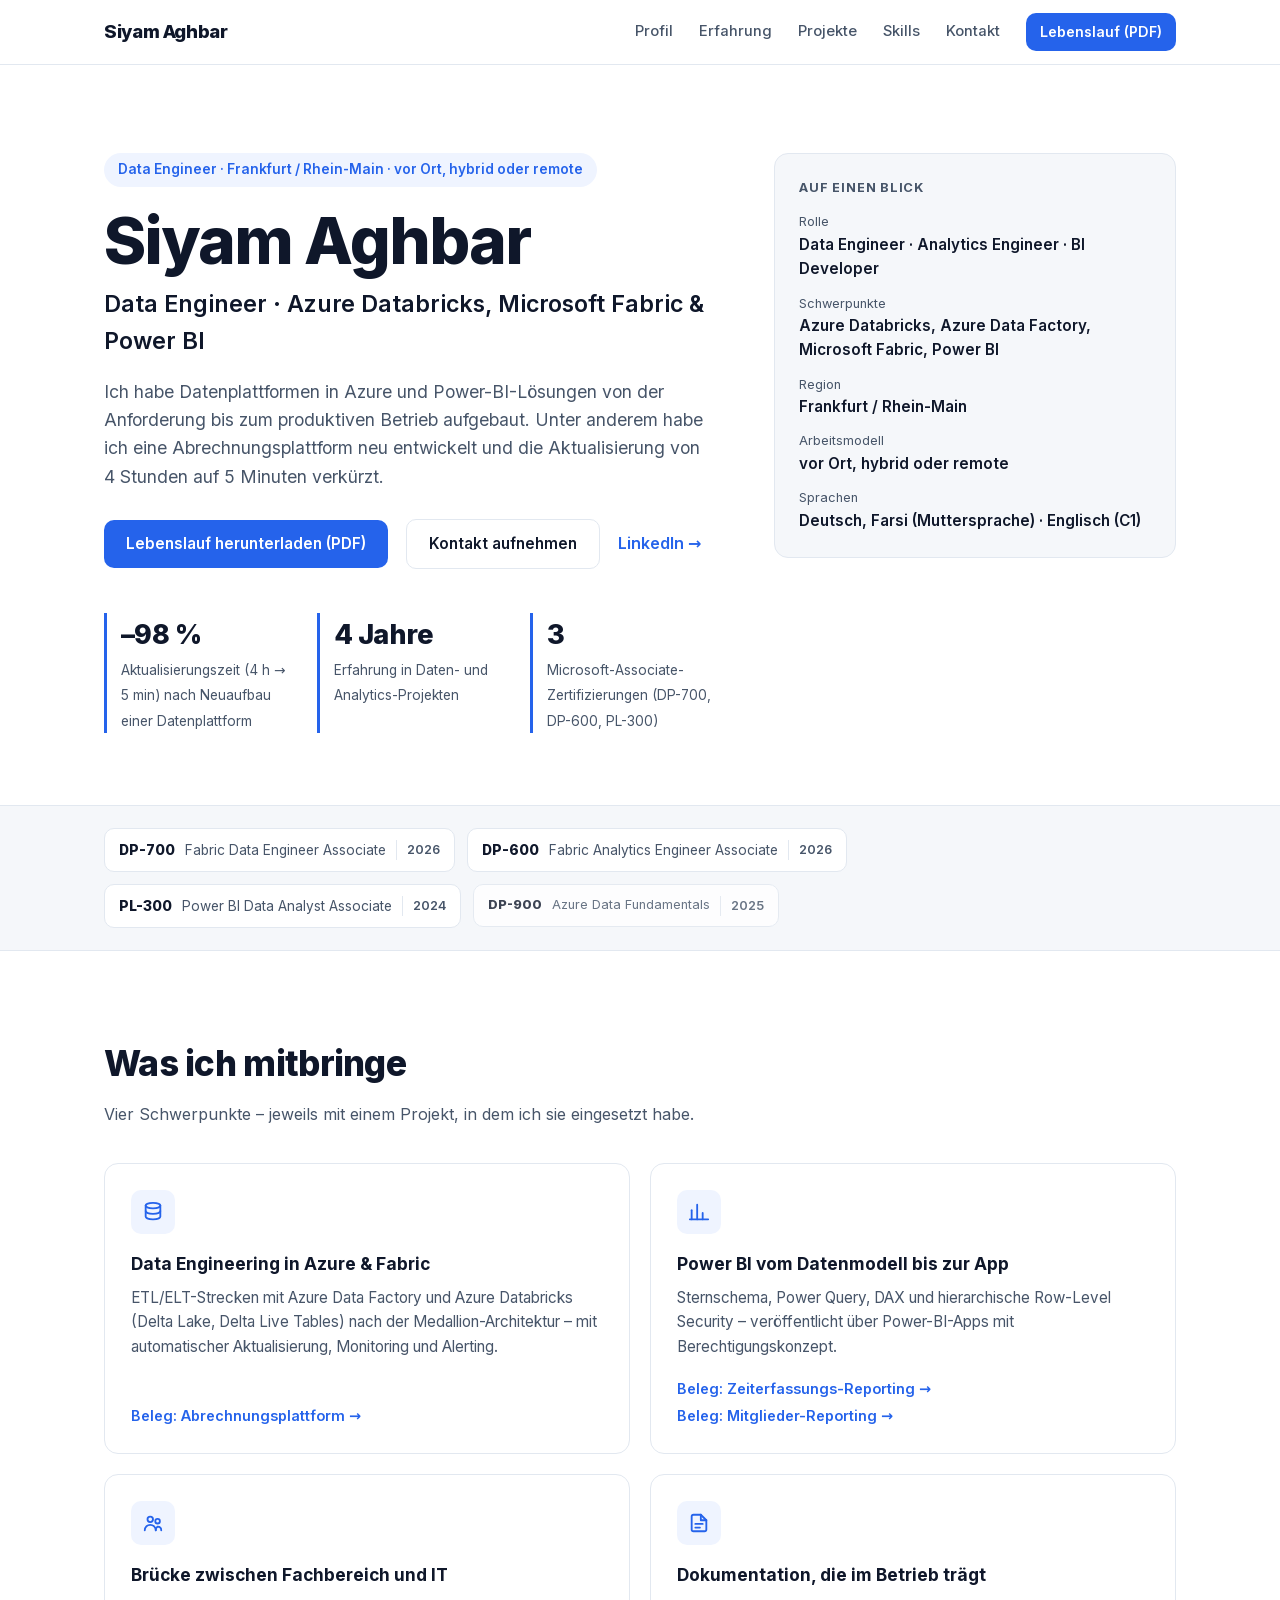
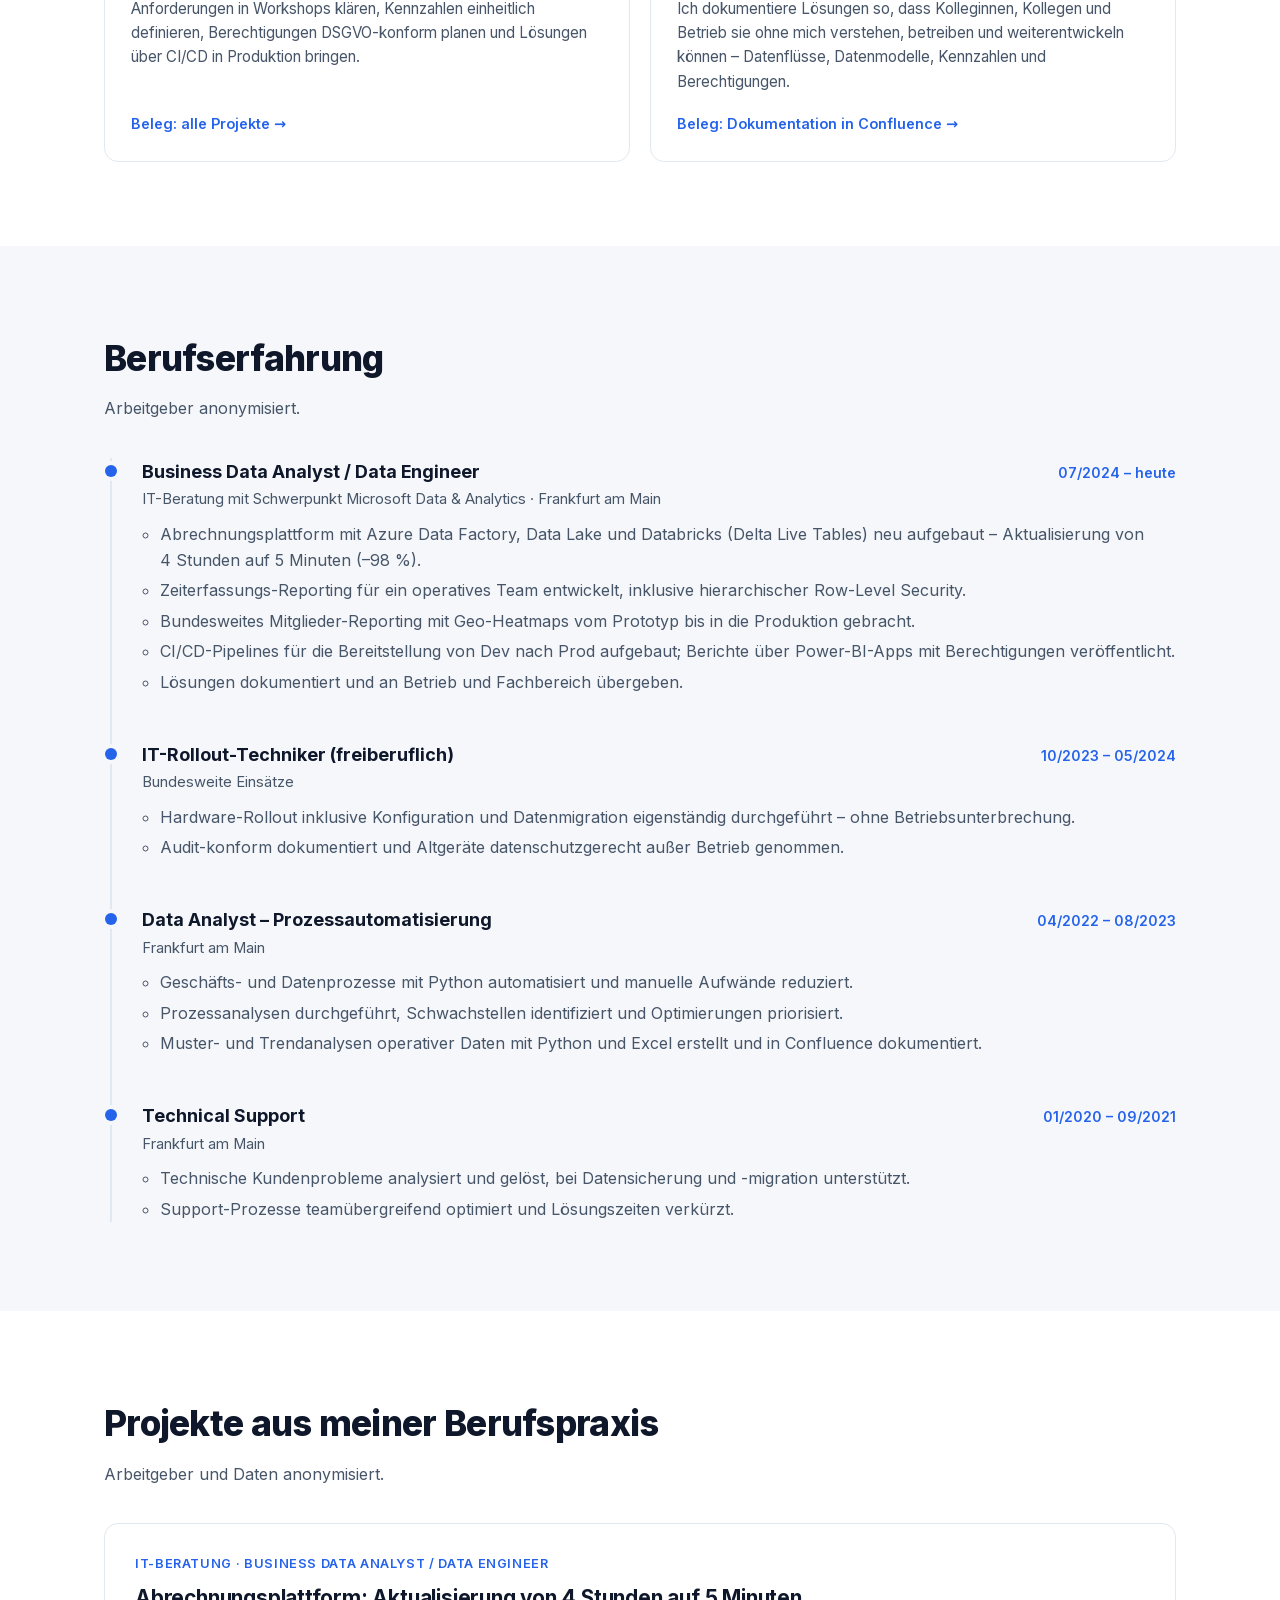
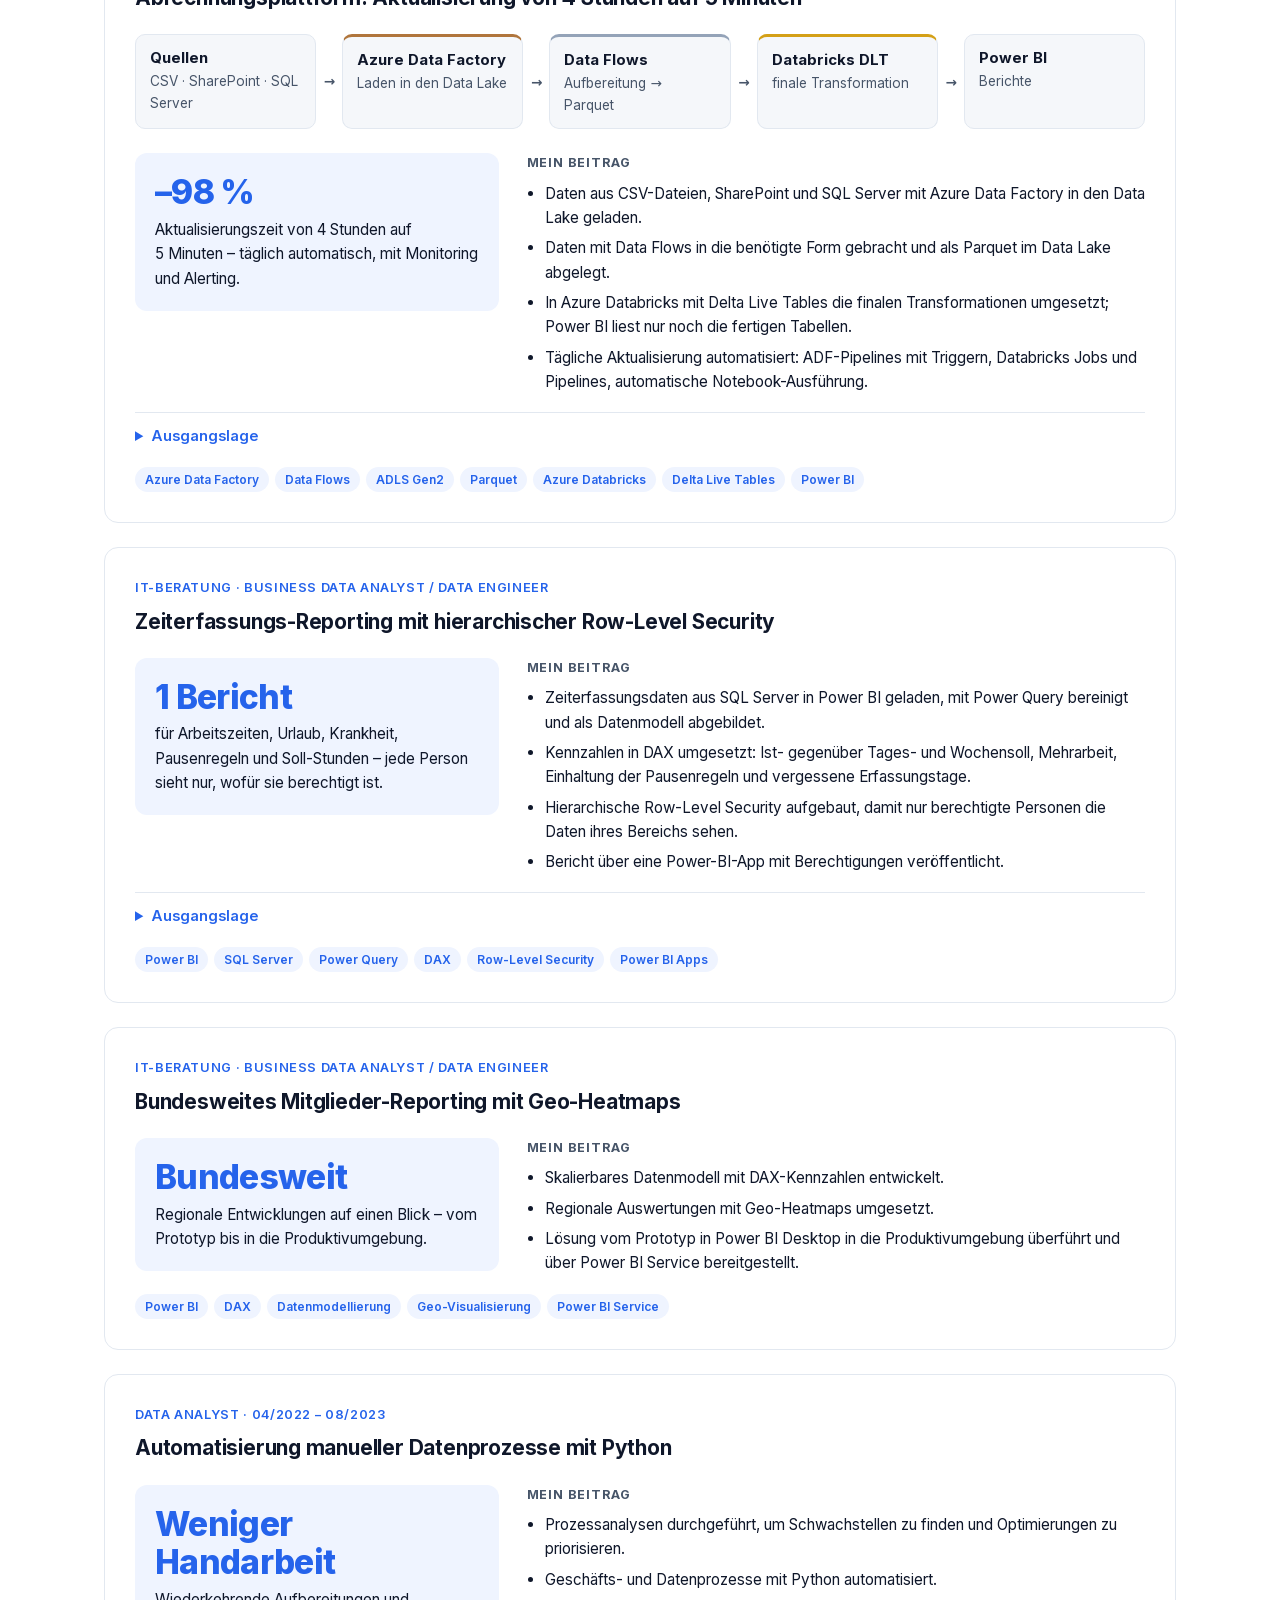
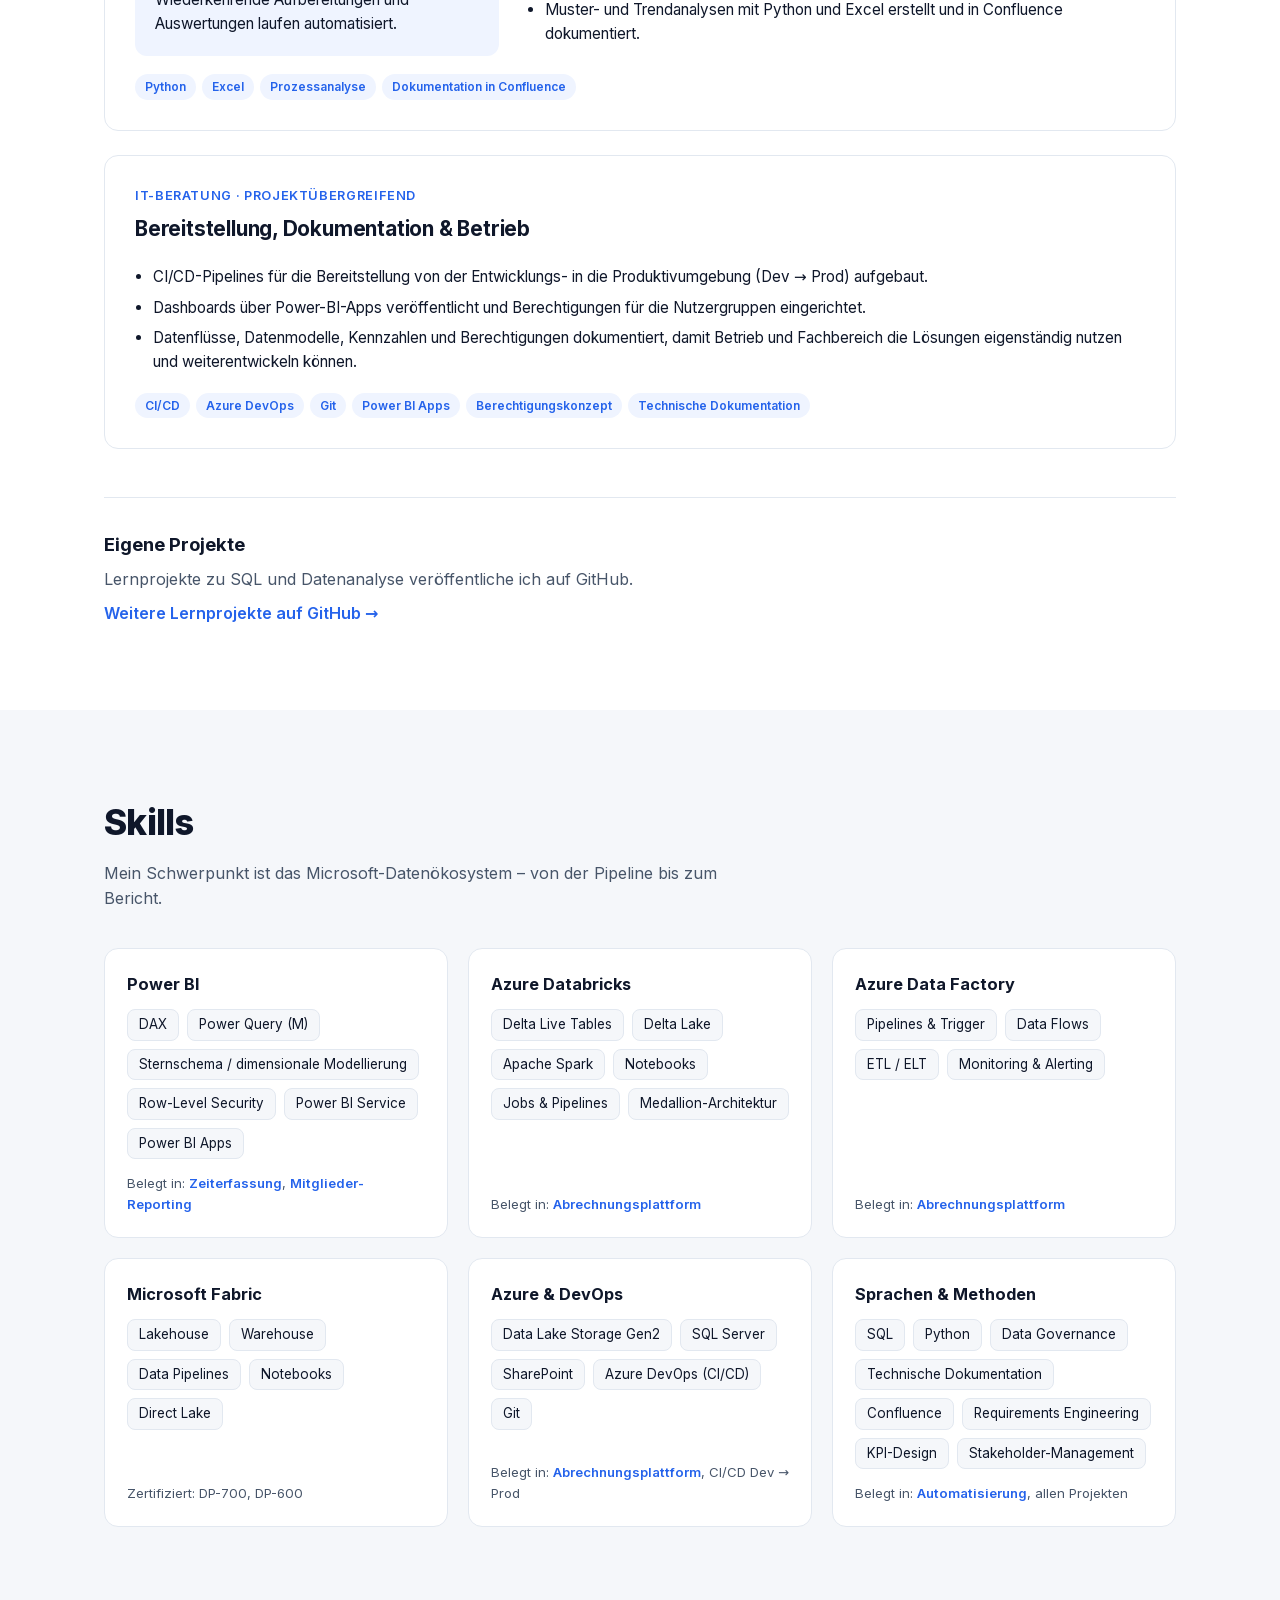
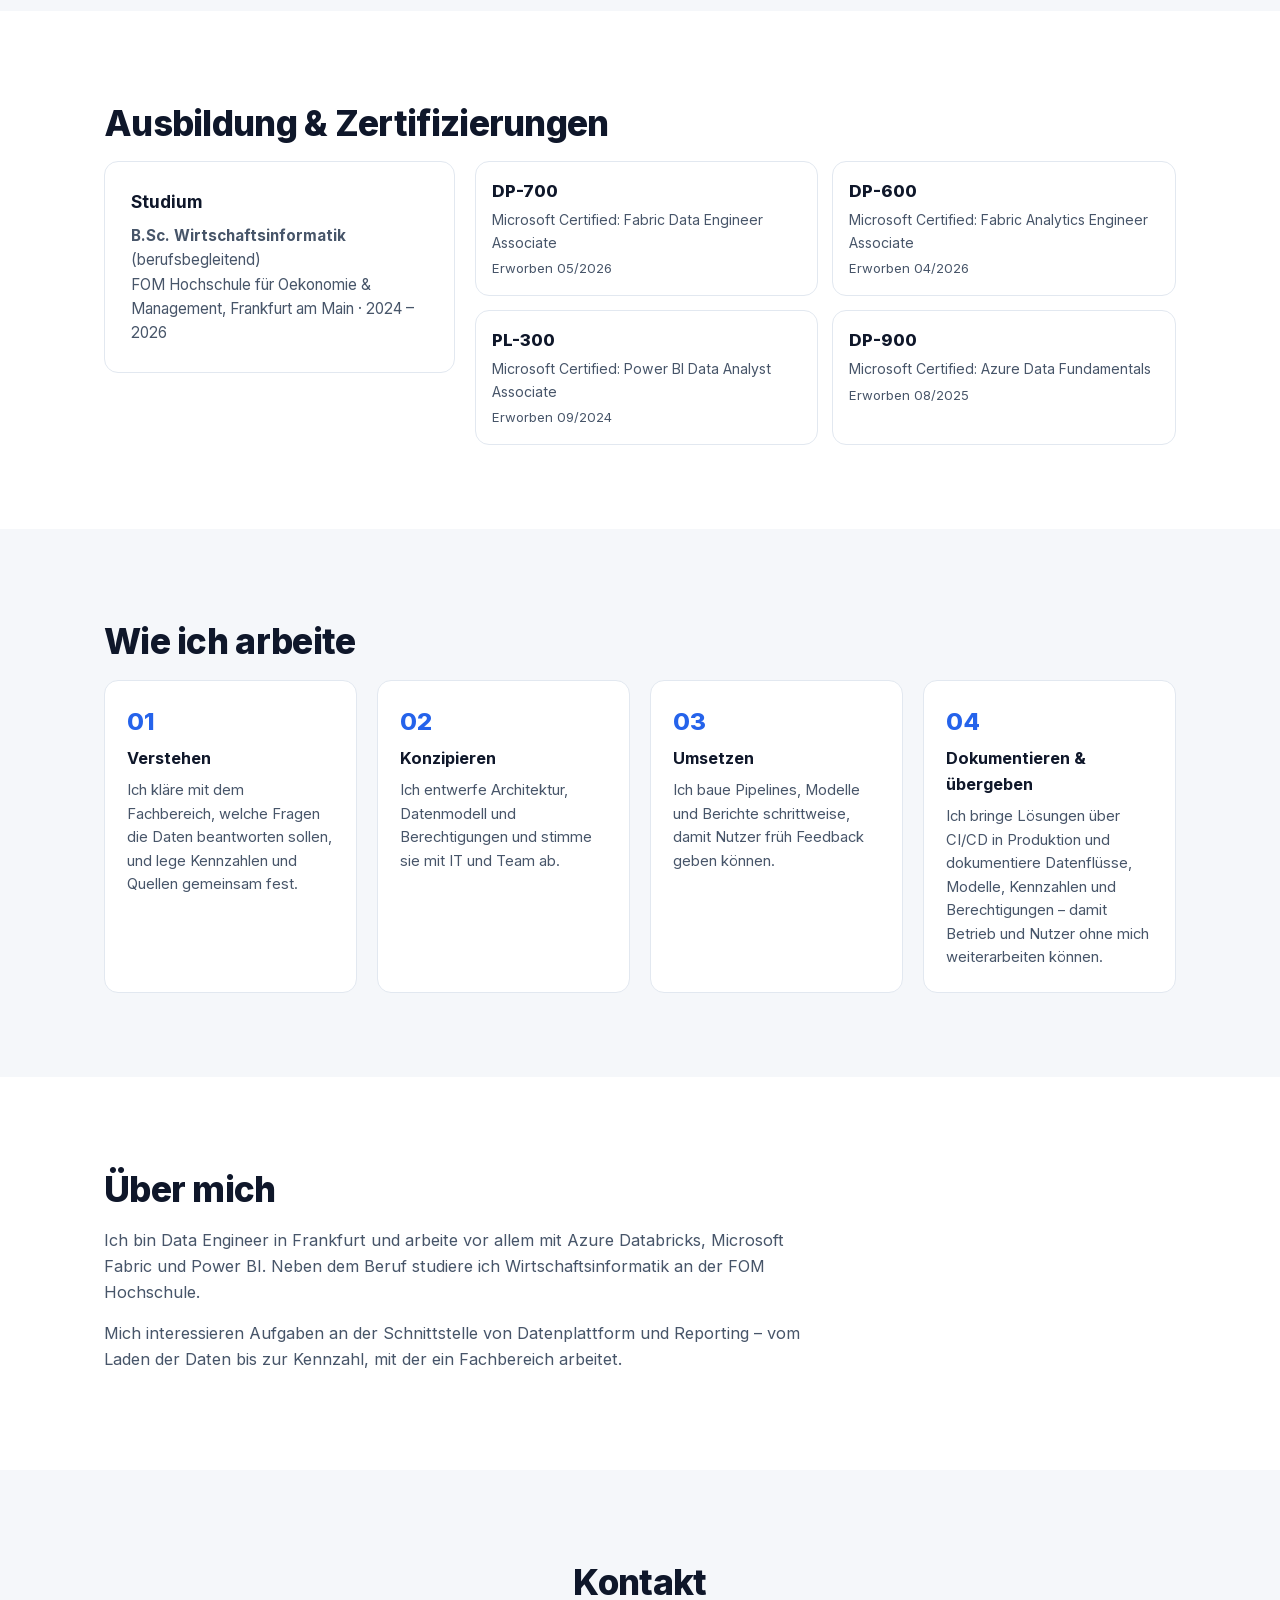
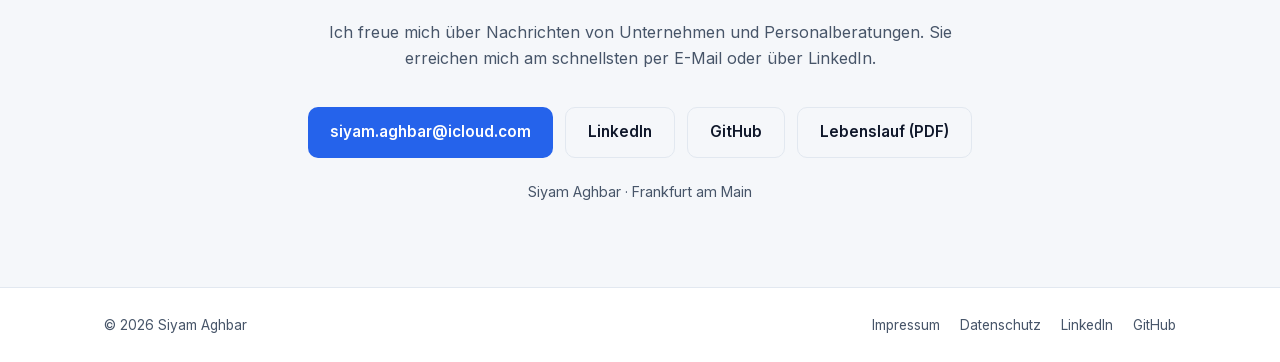
<file: index.html>
<!doctype html>
<html lang="de">
<head>
  <meta charset="utf-8">
  <meta name="viewport" content="width=device-width, initial-scale=1">
  <title>Siyam Aghbar – Data Engineer (Azure, Databricks, Microsoft Fabric, Power BI)</title>
  <meta name="description" content="Siyam Aghbar, Data Engineer aus Frankfurt: Datenplattformen mit Azure Data Factory, Databricks und Microsoft Fabric, Reporting mit Power BI.">
  <link rel="canonical" href="https://sarwar-siyam.github.io/ProWebsite/">
  <meta name="theme-color" content="#2563eb">

  <!-- Link-Vorschau (LinkedIn, E-Mail, Messenger) -->
  <meta property="og:type" content="profile">
  <meta property="og:locale" content="de_DE">
  <meta property="og:title" content="Siyam Aghbar – Data Engineer">
  <meta property="og:description" content="Data Engineer aus Frankfurt: Azure Databricks, Azure Data Factory, Microsoft Fabric und Power BI.">
  <meta property="og:url" content="https://sarwar-siyam.github.io/ProWebsite/">
  <meta property="og:image" content="https://sarwar-siyam.github.io/ProWebsite/og-image.png">
  <meta property="og:image:width" content="1200">
  <meta property="og:image:height" content="630">
  <meta property="og:image:alt" content="Siyam Aghbar – Data Engineer, Azure Databricks, Microsoft Fabric, Power BI">
  <meta name="twitter:card" content="summary_large_image">
  <meta name="twitter:title" content="Siyam Aghbar – Data Engineer">
  <meta name="twitter:description" content="Data Engineer aus Frankfurt: Azure Databricks, Azure Data Factory, Microsoft Fabric und Power BI.">
  <meta name="twitter:image" content="https://sarwar-siyam.github.io/ProWebsite/og-image.png">

  <link rel="icon" href="favicon.svg" type="image/svg+xml">
  <link rel="apple-touch-icon" href="apple-touch-icon.png">
  <link rel="preload" href="fonts/inter-latin-var.woff2" as="font" type="font/woff2" crossorigin>
  <link rel="stylesheet" href="style.css">

  <script type="application/ld+json">
  {
    "@context": "https://schema.org",
    "@type": "Person",
    "name": "Siyam Aghbar",
    "jobTitle": "Data Engineer",
    "url": "https://sarwar-siyam.github.io/ProWebsite/",
    "image": "https://sarwar-siyam.github.io/ProWebsite/og-image.png",
    "address": { "@type": "PostalAddress", "addressLocality": "Frankfurt am Main", "addressCountry": "DE" },
    "sameAs": [
      "https://www.linkedin.com/in/siyam-aghbar-1a1a46248/",
      "https://github.com/sarwar-siyam"
    ],
    "knowsAbout": ["Data Engineering", "Azure Databricks", "Azure Data Factory", "Microsoft Fabric", "Power BI", "DAX", "Delta Lake", "Delta Live Tables", "ETL/ELT", "Medallion-Architektur", "Row-Level Security", "CI/CD", "SQL", "Python"],
    "alumniOf": { "@type": "CollegeOrUniversity", "name": "FOM Hochschule für Oekonomie & Management" },
    "hasCredential": [
      { "@type": "EducationalOccupationalCredential", "name": "Microsoft Certified: Fabric Data Engineer Associate (DP-700)", "credentialCategory": "certification", "recognizedBy": { "@type": "Organization", "name": "Microsoft" } },
      { "@type": "EducationalOccupationalCredential", "name": "Microsoft Certified: Fabric Analytics Engineer Associate (DP-600)", "credentialCategory": "certification", "recognizedBy": { "@type": "Organization", "name": "Microsoft" } },
      { "@type": "EducationalOccupationalCredential", "name": "Microsoft Certified: Power BI Data Analyst Associate (PL-300)", "credentialCategory": "certification", "recognizedBy": { "@type": "Organization", "name": "Microsoft" } },
      { "@type": "EducationalOccupationalCredential", "name": "Microsoft Certified: Azure Data Fundamentals (DP-900)", "credentialCategory": "certification", "recognizedBy": { "@type": "Organization", "name": "Microsoft" } }
    ]
  }
  </script>
</head>
<body>
  <a class="skip-link" href="#inhalt">Zum Inhalt</a>

  <header class="nav">
    <div class="container nav-inner">
      <a href="#top" class="logo">Siyam Aghbar</a>
      <button class="nav-toggle" type="button" aria-expanded="false" aria-controls="hauptmenue">
        <span class="nav-toggle-bar" aria-hidden="true"></span>
        <span class="visually-hidden">Menü</span>
      </button>
      <nav id="hauptmenue" class="nav-menu" aria-label="Hauptnavigation">
        <a href="#profil">Profil</a>
        <a href="#erfahrung">Erfahrung</a>
        <a href="#projekte">Projekte</a>
        <a href="#skills">Skills</a>
        <a href="#kontakt">Kontakt</a>
        <a href="assets/Lebenslauf_Siyam_Aghbar.pdf" class="btn btn-primary btn-sm nav-cv">Lebenslauf (PDF)</a>
      </nav>
    </div>
  </header>

  <main id="inhalt">

    <!-- ===================================================== HERO -->
    <section id="top" class="hero">
      <div class="container hero-grid">
        <div class="hero-text">
          <p class="eyebrow">Data Engineer · Frankfurt / Rhein-Main · vor Ort, hybrid oder remote</p>
          <h1>Siyam Aghbar</h1>
          <p class="role">Data Engineer · Azure Databricks, Microsoft Fabric &amp; Power BI</p>
          <p class="lead">
            Ich habe Datenplattformen in Azure und Power-BI-Lösungen von der Anforderung bis zum produktiven Betrieb aufgebaut.
            Unter anderem habe ich eine Abrechnungsplattform neu entwickelt und die Aktualisierung von 4&nbsp;Stunden auf 5&nbsp;Minuten verkürzt.
          </p>
          <div class="hero-actions">
            <a href="assets/Lebenslauf_Siyam_Aghbar.pdf" class="btn btn-primary">Lebenslauf herunterladen (PDF)</a>
            <a href="#kontakt" class="btn btn-ghost">Kontakt aufnehmen</a>
            <a href="https://www.linkedin.com/in/siyam-aghbar-1a1a46248/" class="text-link" target="_blank" rel="noopener">LinkedIn →</a>
          </div>
          <ul class="stats">
            <li><strong>–98&nbsp;%</strong><span>Aktualisierungszeit (4&nbsp;h → 5&nbsp;min) nach Neuaufbau einer Datenplattform</span></li>
            <li><strong>4 Jahre</strong><span>Erfahrung in Daten- und Analytics-Projekten</span></li>
            <li><strong>3</strong><span>Microsoft-Associate-Zertifizierungen (DP-700, DP-600, PL-300)</span></li>
          </ul>
        </div>

        <aside class="hero-side" aria-label="Auf einen Blick">
          <!-- Porträtfoto: Datei nach assets/ legen und den Block einkommentieren
          <picture>
            <source srcset="assets/siyam-aghbar.avif" type="image/avif">
            <source srcset="assets/siyam-aghbar.webp" type="image/webp">
            <img class="portrait" src="assets/siyam-aghbar.jpg" width="480" height="560" alt="Porträt von Siyam Aghbar">
          </picture>
          -->
          <div class="glance">
            <h2 class="glance-title">Auf einen Blick</h2>
            <dl>
              <div><dt>Rolle</dt><dd>Data Engineer · Analytics Engineer · BI Developer</dd></div>
              <div><dt>Schwerpunkte</dt><dd>Azure Databricks, Azure Data Factory, Microsoft Fabric, Power BI</dd></div>
              <div><dt>Region</dt><dd>Frankfurt / Rhein-Main</dd></div>
              <div><dt>Arbeitsmodell</dt><dd>vor Ort, hybrid oder remote</dd></div>
              <div><dt>Sprachen</dt><dd>Deutsch, Farsi (Muttersprache) · Englisch (C1)</dd></div>
            </dl>
          </div>
        </aside>
      </div>
    </section>

    <!-- ===================================================== ZERTIFIKATE -->
    <section class="cert-bar" aria-labelledby="zertifikate-titel">
      <div class="container">
        <h2 id="zertifikate-titel" class="visually-hidden">Microsoft-Zertifizierungen</h2>
        <ul class="cert-list">
          <li><a class="cert-badge" href="#ausbildung"><span class="code">DP-700</span><span>Fabric Data Engineer Associate</span><span class="cert-year">2026</span></a></li>
          <li><a class="cert-badge" href="#ausbildung"><span class="code">DP-600</span><span>Fabric Analytics Engineer Associate</span><span class="cert-year">2026</span></a></li>
          <li><a class="cert-badge" href="#ausbildung"><span class="code">PL-300</span><span>Power BI Data Analyst Associate</span><span class="cert-year">2024</span></a></li>
          <li><a class="cert-badge minor" href="#ausbildung"><span class="code">DP-900</span><span>Azure Data Fundamentals</span><span class="cert-year">2025</span></a></li>
        </ul>
      </div>
    </section>

    <!-- ===================================================== WAS ICH MITBRINGE -->
    <section id="profil" class="section">
      <div class="container">
        <h2 class="section-title">Was ich mitbringe</h2>
        <p class="section-intro">Vier Schwerpunkte – jeweils mit einem Projekt, in dem ich sie eingesetzt habe.</p>
        <div class="cards two">
          <article class="card strength">
            <div class="icon" aria-hidden="true">
              <svg viewBox="0 0 24 24"><ellipse cx="12" cy="5" rx="8" ry="3"/><path d="M4 5v6c0 1.7 3.6 3 8 3s8-1.3 8-3V5"/><path d="M4 11v6c0 1.7 3.6 3 8 3s8-1.3 8-3v-6"/></svg>
            </div>
            <h3>Data Engineering in Azure &amp; Fabric</h3>
            <p>ETL/ELT-Strecken mit Azure Data Factory und Azure Databricks (Delta Lake, Delta Live Tables) nach der Medallion-Architektur – mit automatischer Aktualisierung, Monitoring und Alerting.</p>
            <a class="proof" href="#projekt-abrechnung">Beleg: Abrechnungsplattform →</a>
          </article>
          <article class="card strength">
            <div class="icon" aria-hidden="true">
              <svg viewBox="0 0 24 24"><path d="M4 20V10"/><path d="M10 20V4"/><path d="M16 20v-7"/><path d="M22 20H2"/></svg>
            </div>
            <h3>Power BI vom Datenmodell bis zur App</h3>
            <p>Sternschema, Power Query, DAX und hierarchische Row-Level Security – veröffentlicht über Power-BI-Apps mit Berechtigungskonzept.</p>
            <a class="proof" href="#projekt-zeiterfassung">Beleg: Zeiterfassungs-Reporting →</a>
            <a class="proof" href="#projekt-mitglieder">Beleg: Mitglieder-Reporting →</a>
          </article>
          <article class="card strength">
            <div class="icon" aria-hidden="true">
              <svg viewBox="0 0 24 24"><circle cx="9" cy="8" r="3"/><circle cx="17" cy="10" r="2.5"/><path d="M3 20c0-3.3 2.7-6 6-6s6 2.7 6 6"/><path d="M15 20c0-2 1-3.5 2-4 2.5 0 4 1.8 4 4"/></svg>
            </div>
            <h3>Brücke zwischen Fachbereich und IT</h3>
            <p>Anforderungen in Workshops klären, Kennzahlen einheitlich definieren, Berechtigungen DSGVO-konform planen und Lösungen über CI/CD in Produktion bringen.</p>
            <a class="proof" href="#projekte">Beleg: alle Projekte →</a>
          </article>
          <article class="card strength">
            <div class="icon" aria-hidden="true">
              <svg viewBox="0 0 24 24"><path d="M14 3H6a2 2 0 0 0-2 2v14a2 2 0 0 0 2 2h12a2 2 0 0 0 2-2V9z"/><path d="M14 3v6h6"/><path d="M8 13h8"/><path d="M8 17h5"/></svg>
            </div>
            <h3>Dokumentation, die im Betrieb trägt</h3>
            <p>Ich dokumentiere Lösungen so, dass Kolleginnen, Kollegen und Betrieb sie ohne mich verstehen, betreiben und weiterentwickeln können – Datenflüsse, Datenmodelle, Kennzahlen und Berechtigungen.</p>
            <a class="proof" href="#projekt-automatisierung">Beleg: Dokumentation in Confluence →</a>
          </article>
        </div>
      </div>
    </section>

    <!-- ===================================================== BERUFSERFAHRUNG -->
    <section id="erfahrung" class="section alt">
      <div class="container">
        <h2 class="section-title">Berufserfahrung</h2>
        <p class="section-intro">Arbeitgeber anonymisiert.</p>
        <ol class="timeline">
          <li>
            <div class="tl-head">
              <h3>Business Data Analyst / Data Engineer</h3>
              <span class="tl-date">07/2024 – heute</span>
            </div>
            <p class="tl-org">IT-Beratung mit Schwerpunkt Microsoft Data &amp; Analytics · Frankfurt am Main</p>
            <ul>
              <li>Abrechnungsplattform mit Azure Data Factory, Data Lake und Databricks (Delta Live Tables) neu aufgebaut – Aktualisierung von 4&nbsp;Stunden auf 5&nbsp;Minuten (–98&nbsp;%).</li>
              <li>Zeiterfassungs-Reporting für ein operatives Team entwickelt, inklusive hierarchischer Row-Level Security.</li>
              <li>Bundesweites Mitglieder-Reporting mit Geo-Heatmaps vom Prototyp bis in die Produktion gebracht.</li>
              <li>CI/CD-Pipelines für die Bereitstellung von Dev nach Prod aufgebaut; Berichte über Power-BI-Apps mit Berechtigungen veröffentlicht.</li>
              <li>Lösungen dokumentiert und an Betrieb und Fachbereich übergeben.</li>
            </ul>
          </li>
          <li>
            <div class="tl-head">
              <h3>IT-Rollout-Techniker (freiberuflich)</h3>
              <span class="tl-date">10/2023 – 05/2024</span>
            </div>
            <p class="tl-org">Bundesweite Einsätze</p>
            <ul>
              <li>Hardware-Rollout inklusive Konfiguration und Datenmigration eigenständig durchgeführt – ohne Betriebsunterbrechung.</li>
              <li>Audit-konform dokumentiert und Altgeräte datenschutzgerecht außer Betrieb genommen.</li>
            </ul>
          </li>
          <li>
            <div class="tl-head">
              <h3>Data Analyst – Prozessautomatisierung</h3>
              <span class="tl-date">04/2022 – 08/2023</span>
            </div>
            <p class="tl-org">Frankfurt am Main</p>
            <ul>
              <li>Geschäfts- und Datenprozesse mit Python automatisiert und manuelle Aufwände reduziert.</li>
              <li>Prozessanalysen durchgeführt, Schwachstellen identifiziert und Optimierungen priorisiert.</li>
              <li>Muster- und Trendanalysen operativer Daten mit Python und Excel erstellt und in Confluence dokumentiert.</li>
            </ul>
          </li>
          <li>
            <div class="tl-head">
              <h3>Technical Support</h3>
              <span class="tl-date">01/2020 – 09/2021</span>
            </div>
            <p class="tl-org">Frankfurt am Main</p>
            <ul>
              <li>Technische Kundenprobleme analysiert und gelöst, bei Datensicherung und -migration unterstützt.</li>
              <li>Support-Prozesse teamübergreifend optimiert und Lösungszeiten verkürzt.</li>
            </ul>
          </li>
        </ol>
      </div>
    </section>

    <!-- ===================================================== PROJEKTE AUS DER PRAXIS -->
    <section id="projekte" class="section">
      <div class="container">
        <h2 class="section-title">Projekte aus meiner Berufspraxis</h2>
        <p class="section-intro">Arbeitgeber und Daten anonymisiert.</p>

        <!-- Projekt 1 -->
        <article id="projekt-abrechnung" class="case">
          <header class="case-head">
            <p class="case-meta">IT-Beratung · Business Data Analyst / Data Engineer</p>
            <h3>Abrechnungsplattform: Aktualisierung von 4 Stunden auf 5 Minuten</h3>
          </header>
          <div class="flow" aria-label="Datenfluss der Abrechnungsplattform">
            <div class="flow-step"><strong>Quellen</strong><span>CSV · SharePoint · SQL Server</span></div>
            <div class="flow-step bronze"><strong>Azure Data Factory</strong><span>Laden in den Data Lake</span></div>
            <div class="flow-step silver"><strong>Data Flows</strong><span>Aufbereitung → Parquet</span></div>
            <div class="flow-step gold"><strong>Databricks DLT</strong><span>finale Transformation</span></div>
            <div class="flow-step"><strong>Power BI</strong><span>Berichte</span></div>
          </div>
          <div class="case-body">
            <div class="result">
              <p class="result-number">–98&nbsp;%</p>
              <p>Aktualisierungszeit von 4&nbsp;Stunden auf 5&nbsp;Minuten – täglich automatisch, mit Monitoring und Alerting.</p>
            </div>
            <div class="contribution">
              <h4>Mein Beitrag</h4>
              <ul>
                <li>Daten aus CSV-Dateien, SharePoint und SQL Server mit Azure Data Factory in den Data Lake geladen.</li>
                <li>Daten mit Data Flows in die benötigte Form gebracht und als Parquet im Data Lake abgelegt.</li>
                <li>In Azure Databricks mit Delta Live Tables die finalen Transformationen umgesetzt; Power BI liest nur noch die fertigen Tabellen.</li>
                <li>Tägliche Aktualisierung automatisiert: ADF-Pipelines mit Triggern, Databricks Jobs und Pipelines, automatische Notebook-Ausführung.</li>
              </ul>
            </div>
          </div>
          <details>
            <summary>Ausgangslage</summary>
            <p>Das bestehende Power-BI-Modell verarbeitete alle Abrechnungsdaten selbst. Es war zu langsam geworden: Eine Aktualisierung dauerte rund vier Stunden.</p>
          </details>
          <!-- Screenshot-Slot (nur mit Testdaten):
          <figure class="shot">
            <img src="assets/abrechnung.webp" width="1600" height="1000" loading="lazy" alt="[[TODO: Beschreibung]]">
            <figcaption>Beispielansicht mit Testdaten</figcaption>
          </figure> -->
          <ul class="tags"><li>Azure Data Factory</li><li>Data Flows</li><li>ADLS Gen2</li><li>Parquet</li><li>Azure Databricks</li><li>Delta Live Tables</li><li>Power BI</li></ul>
        </article>

        <!-- Projekt 2 -->
        <article id="projekt-zeiterfassung" class="case">
          <header class="case-head">
            <p class="case-meta">IT-Beratung · Business Data Analyst / Data Engineer</p>
            <h3>Zeiterfassungs-Reporting mit hierarchischer Row-Level Security</h3>
          </header>
          <div class="case-body">
            <div class="result">
              <p class="result-number">1 Bericht</p>
              <p>für Arbeitszeiten, Urlaub, Krankheit, Pausenregeln und Soll-Stunden – jede Person sieht nur, wofür sie berechtigt ist.</p>
            </div>
            <div class="contribution">
              <h4>Mein Beitrag</h4>
              <ul>
                <li>Zeiterfassungsdaten aus SQL Server in Power BI geladen, mit Power Query bereinigt und als Datenmodell abgebildet.</li>
                <li>Kennzahlen in DAX umgesetzt: Ist- gegenüber Tages- und Wochensoll, Mehrarbeit, Einhaltung der Pausenregeln und vergessene Erfassungstage.</li>
                <li>Hierarchische Row-Level Security aufgebaut, damit nur berechtigte Personen die Daten ihres Bereichs sehen.</li>
                <li>Bericht über eine Power-BI-App mit Berechtigungen veröffentlicht.</li>
              </ul>
            </div>
          </div>
          <details>
            <summary>Ausgangslage</summary>
            <p>Das operative Team brauchte einen verlässlichen Überblick: Wer hat wann wie lange gearbeitet, wer hatte Urlaub oder war krank, wurden Pausenregeln eingehalten und das Soll erbracht – und wo fehlt eine Erfassung?</p>
          </details>
          <ul class="tags"><li>Power BI</li><li>SQL Server</li><li>Power Query</li><li>DAX</li><li>Row-Level Security</li><li>Power BI Apps</li></ul>
        </article>

        <!-- Projekt 3 -->
        <article id="projekt-mitglieder" class="case">
          <header class="case-head">
            <p class="case-meta">IT-Beratung · Business Data Analyst / Data Engineer</p>
            <h3>Bundesweites Mitglieder-Reporting mit Geo-Heatmaps</h3>
          </header>
          <div class="case-body">
            <div class="result">
              <p class="result-number">Bundesweit</p>
              <p>Regionale Entwicklungen auf einen Blick – vom Prototyp bis in die Produktivumgebung.</p>
            </div>
            <div class="contribution">
              <h4>Mein Beitrag</h4>
              <ul>
                <li>Skalierbares Datenmodell mit DAX-Kennzahlen entwickelt.</li>
                <li>Regionale Auswertungen mit Geo-Heatmaps umgesetzt.</li>
                <li>Lösung vom Prototyp in Power BI Desktop in die Produktivumgebung überführt und über Power BI Service bereitgestellt.</li>
              </ul>
            </div>
          </div>
          <ul class="tags"><li>Power BI</li><li>DAX</li><li>Datenmodellierung</li><li>Geo-Visualisierung</li><li>Power BI Service</li></ul>
        </article>

        <!-- Projekt 4 -->
        <article id="projekt-automatisierung" class="case">
          <header class="case-head">
            <p class="case-meta">Data Analyst · 04/2022 – 08/2023</p>
            <h3>Automatisierung manueller Datenprozesse mit Python</h3>
          </header>
          <div class="case-body">
            <div class="result">
              <p class="result-number">Weniger Handarbeit</p>
              <p>Wiederkehrende Aufbereitungen und Auswertungen laufen automatisiert.</p>
            </div>
            <div class="contribution">
              <h4>Mein Beitrag</h4>
              <ul>
                <li>Prozessanalysen durchgeführt, um Schwachstellen zu finden und Optimierungen zu priorisieren.</li>
                <li>Geschäfts- und Datenprozesse mit Python automatisiert.</li>
                <li>Muster- und Trendanalysen mit Python und Excel erstellt und in Confluence dokumentiert.</li>
              </ul>
            </div>
          </div>
          <ul class="tags"><li>Python</li><li>Excel</li><li>Prozessanalyse</li><li>Dokumentation in Confluence</li></ul>
        </article>

        <!-- Querschnitt -->
        <article class="case case-compact">
          <header class="case-head">
            <p class="case-meta">IT-Beratung · projektübergreifend</p>
            <h3>Bereitstellung, Dokumentation &amp; Betrieb</h3>
          </header>
          <div class="contribution">
            <ul>
              <li>CI/CD-Pipelines für die Bereitstellung von der Entwicklungs- in die Produktivumgebung (Dev → Prod) aufgebaut.</li>
              <li>Dashboards über Power-BI-Apps veröffentlicht und Berechtigungen für die Nutzergruppen eingerichtet.</li>
              <li>Datenflüsse, Datenmodelle, Kennzahlen und Berechtigungen dokumentiert, damit Betrieb und Fachbereich die Lösungen eigenständig nutzen und weiterentwickeln können.</li>
            </ul>
          </div>
          <ul class="tags"><li>CI/CD</li><li>Azure DevOps</li><li>Git</li><li>Power BI Apps</li><li>Berechtigungskonzept</li><li>Technische Dokumentation</li></ul>
        </article>

        <!-- ================================================= EIGENE PROJEKTE -->
        <div id="eigene-projekte" class="own-projects">
          <h3 class="sub-title">Eigene Projekte</h3>
          <p>Lernprojekte zu SQL und Datenanalyse veröffentliche ich auf GitHub.</p>
          <a class="text-link" href="https://github.com/sarwar-siyam" target="_blank" rel="noopener">Weitere Lernprojekte auf GitHub →</a>
          <!-- [[TODO: Fabric-End-to-End-Projekt mit öffentlichen Daten: Pipeline → Lakehouse → Direct-Lake-Bericht, Git-Integration]]
          <article class="card project">
            <ul class="tags"><li>Microsoft Fabric</li><li>Lakehouse</li><li>Direct Lake</li></ul>
            <h4>Titel</h4>
            <p>Beschreibung</p>
            <a class="text-link" href="https://github.com/sarwar-siyam/REPO">Code &amp; Doku auf GitHub →</a>
          </article>
          -->
        </div>
      </div>
    </section>

    <!-- ===================================================== SKILLS -->
    <section id="skills" class="section alt">
      <div class="container">
        <h2 class="section-title">Skills</h2>
        <p class="section-intro">Mein Schwerpunkt ist das Microsoft-Datenökosystem – von der Pipeline bis zum Bericht.</p>
        <div class="stack">
          <div class="stack-item">
            <h3>Power BI</h3>
            <ul class="chips"><li>DAX</li><li>Power Query (M)</li><li>Sternschema / dimensionale Modellierung</li><li>Row-Level Security</li><li>Power BI Service</li><li>Power BI Apps</li></ul>
            <p class="stack-proof">Belegt in: <a href="#projekt-zeiterfassung">Zeiterfassung</a>, <a href="#projekt-mitglieder">Mitglieder-Reporting</a></p>
          </div>
          <div class="stack-item">
            <h3>Azure Databricks</h3>
            <ul class="chips"><li>Delta Live Tables</li><li>Delta Lake</li><li>Apache Spark</li><li>Notebooks</li><li>Jobs &amp; Pipelines</li><li>Medallion-Architektur</li></ul>
            <p class="stack-proof">Belegt in: <a href="#projekt-abrechnung">Abrechnungsplattform</a></p>
          </div>
          <div class="stack-item">
            <h3>Azure Data Factory</h3>
            <ul class="chips"><li>Pipelines &amp; Trigger</li><li>Data Flows</li><li>ETL / ELT</li><li>Monitoring &amp; Alerting</li></ul>
            <p class="stack-proof">Belegt in: <a href="#projekt-abrechnung">Abrechnungsplattform</a></p>
          </div>
          <div class="stack-item">
            <h3>Microsoft Fabric</h3>
            <ul class="chips"><li>Lakehouse</li><li>Warehouse</li><li>Data Pipelines</li><li>Notebooks</li><li>Direct Lake</li></ul>
            <p class="stack-proof">Zertifiziert: DP-700, DP-600</p>
          </div>
          <div class="stack-item">
            <h3>Azure &amp; DevOps</h3>
            <ul class="chips"><li>Data Lake Storage Gen2</li><li>SQL Server</li><li>SharePoint</li><li>Azure DevOps (CI/CD)</li><li>Git</li></ul>
            <p class="stack-proof">Belegt in: <a href="#projekt-abrechnung">Abrechnungsplattform</a>, CI/CD Dev → Prod</p>
          </div>
          <div class="stack-item">
            <h3>Sprachen &amp; Methoden</h3>
            <ul class="chips"><li>SQL</li><li>Python</li><li>Data Governance</li><li>Technische Dokumentation</li><li>Confluence</li><li>Requirements Engineering</li><li>KPI-Design</li><li>Stakeholder-Management</li></ul>
            <p class="stack-proof">Belegt in: <a href="#projekt-automatisierung">Automatisierung</a>, allen Projekten</p>
          </div>
        </div>
      </div>
    </section>

    <!-- ===================================================== AUSBILDUNG & ZERTIFIZIERUNGEN -->
    <section id="ausbildung" class="section">
      <div class="container">
        <h2 class="section-title">Ausbildung &amp; Zertifizierungen</h2>
        <div class="edu-grid">
          <div class="card">
            <h3>Studium</h3>
            <p><strong>B.Sc. Wirtschaftsinformatik</strong> (berufsbegleitend)<br>FOM Hochschule für Oekonomie &amp; Management, Frankfurt am Main · 2024 – 2026</p>
          </div>
          <div class="certs">
            <div class="cert"><span class="code">DP-700</span><span>Microsoft Certified: Fabric Data Engineer Associate</span><span class="cert-date">Erworben 05/2026</span></div>
            <div class="cert"><span class="code">DP-600</span><span>Microsoft Certified: Fabric Analytics Engineer Associate</span><span class="cert-date">Erworben 04/2026</span></div>
            <div class="cert"><span class="code">PL-300</span><span>Microsoft Certified: Power BI Data Analyst Associate</span><span class="cert-date">Erworben 09/2024</span></div>
            <div class="cert"><span class="code">DP-900</span><span>Microsoft Certified: Azure Data Fundamentals</span><span class="cert-date">Erworben 08/2025</span></div>
          </div>
        </div>
      </div>
    </section>

    <!-- ===================================================== WIE ICH ARBEITE -->
    <section id="arbeitsweise" class="section alt">
      <div class="container">
        <h2 class="section-title">Wie ich arbeite</h2>
        <ol class="steps">
          <li><span class="num">01</span><h3>Verstehen</h3><p>Ich kläre mit dem Fachbereich, welche Fragen die Daten beantworten sollen, und lege Kennzahlen und Quellen gemeinsam fest.</p></li>
          <li><span class="num">02</span><h3>Konzipieren</h3><p>Ich entwerfe Architektur, Datenmodell und Berechtigungen und stimme sie mit IT und Team ab.</p></li>
          <li><span class="num">03</span><h3>Umsetzen</h3><p>Ich baue Pipelines, Modelle und Berichte schrittweise, damit Nutzer früh Feedback geben können.</p></li>
          <li><span class="num">04</span><h3>Dokumentieren &amp; übergeben</h3><p>Ich bringe Lösungen über CI/CD in Produktion und dokumentiere Datenflüsse, Modelle, Kennzahlen und Berechtigungen – damit Betrieb und Nutzer ohne mich weiterarbeiten können.</p></li>
        </ol>
      </div>
    </section>

    <!-- ===================================================== ÜBER MICH -->
    <section id="ueber-mich" class="section">
      <div class="container about">
        <h2 class="section-title">Über mich</h2>
        <p>
          Ich bin Data Engineer in Frankfurt und arbeite vor allem mit Azure Databricks, Microsoft Fabric und Power BI.
          Neben dem Beruf studiere ich Wirtschaftsinformatik an der FOM Hochschule.
        </p>
        <p>
          Mich interessieren Aufgaben an der Schnittstelle von Datenplattform und Reporting – vom Laden der Daten bis zur Kennzahl, mit der ein Fachbereich arbeitet.
        </p>
      </div>
    </section>

    <!-- ===================================================== KONTAKT -->
    <section id="kontakt" class="section alt contact">
      <div class="container">
        <h2 class="section-title">Kontakt</h2>
        <p class="section-intro">Ich freue mich über Nachrichten von Unternehmen und Personalberatungen. Sie erreichen mich am schnellsten per E-Mail oder über LinkedIn.</p>
        <div class="contact-links">
          <a class="btn btn-primary" href="mailto:siyam.aghbar@icloud.com">siyam.aghbar@icloud.com</a>
          <a class="btn btn-ghost" href="https://www.linkedin.com/in/siyam-aghbar-1a1a46248/" target="_blank" rel="noopener">LinkedIn</a>
          <a class="btn btn-ghost" href="https://github.com/sarwar-siyam" target="_blank" rel="noopener">GitHub</a>
          <a class="btn btn-ghost" href="assets/Lebenslauf_Siyam_Aghbar.pdf">Lebenslauf (PDF)</a>
        </div>
        <p class="location">Siyam Aghbar · Frankfurt am Main</p>
      </div>
    </section>
  </main>

  <footer class="footer">
    <div class="container footer-inner">
      <span>© 2026 Siyam Aghbar</span>
      <nav class="footer-links" aria-label="Rechtliches und Profile">
        <a href="impressum.html">Impressum</a>
        <a href="datenschutz.html">Datenschutz</a>
        <a href="https://www.linkedin.com/in/siyam-aghbar-1a1a46248/" target="_blank" rel="noopener">LinkedIn</a>
        <a href="https://github.com/sarwar-siyam" target="_blank" rel="noopener">GitHub</a>
      </nav>
    </div>
  </footer>

  <script>
    // Mobiles Menü
    (function () {
      var btn = document.querySelector('.nav-toggle');
      var menu = document.getElementById('hauptmenue');
      btn.addEventListener('click', function () {
        var open = btn.getAttribute('aria-expanded') === 'true';
        btn.setAttribute('aria-expanded', String(!open));
        menu.classList.toggle('open', !open);
      });
      menu.addEventListener('click', function (e) {
        if (e.target.closest('a')) { btn.setAttribute('aria-expanded', 'false'); menu.classList.remove('open'); }
      });
    })();
  </script>
</body>
</html>
</file>
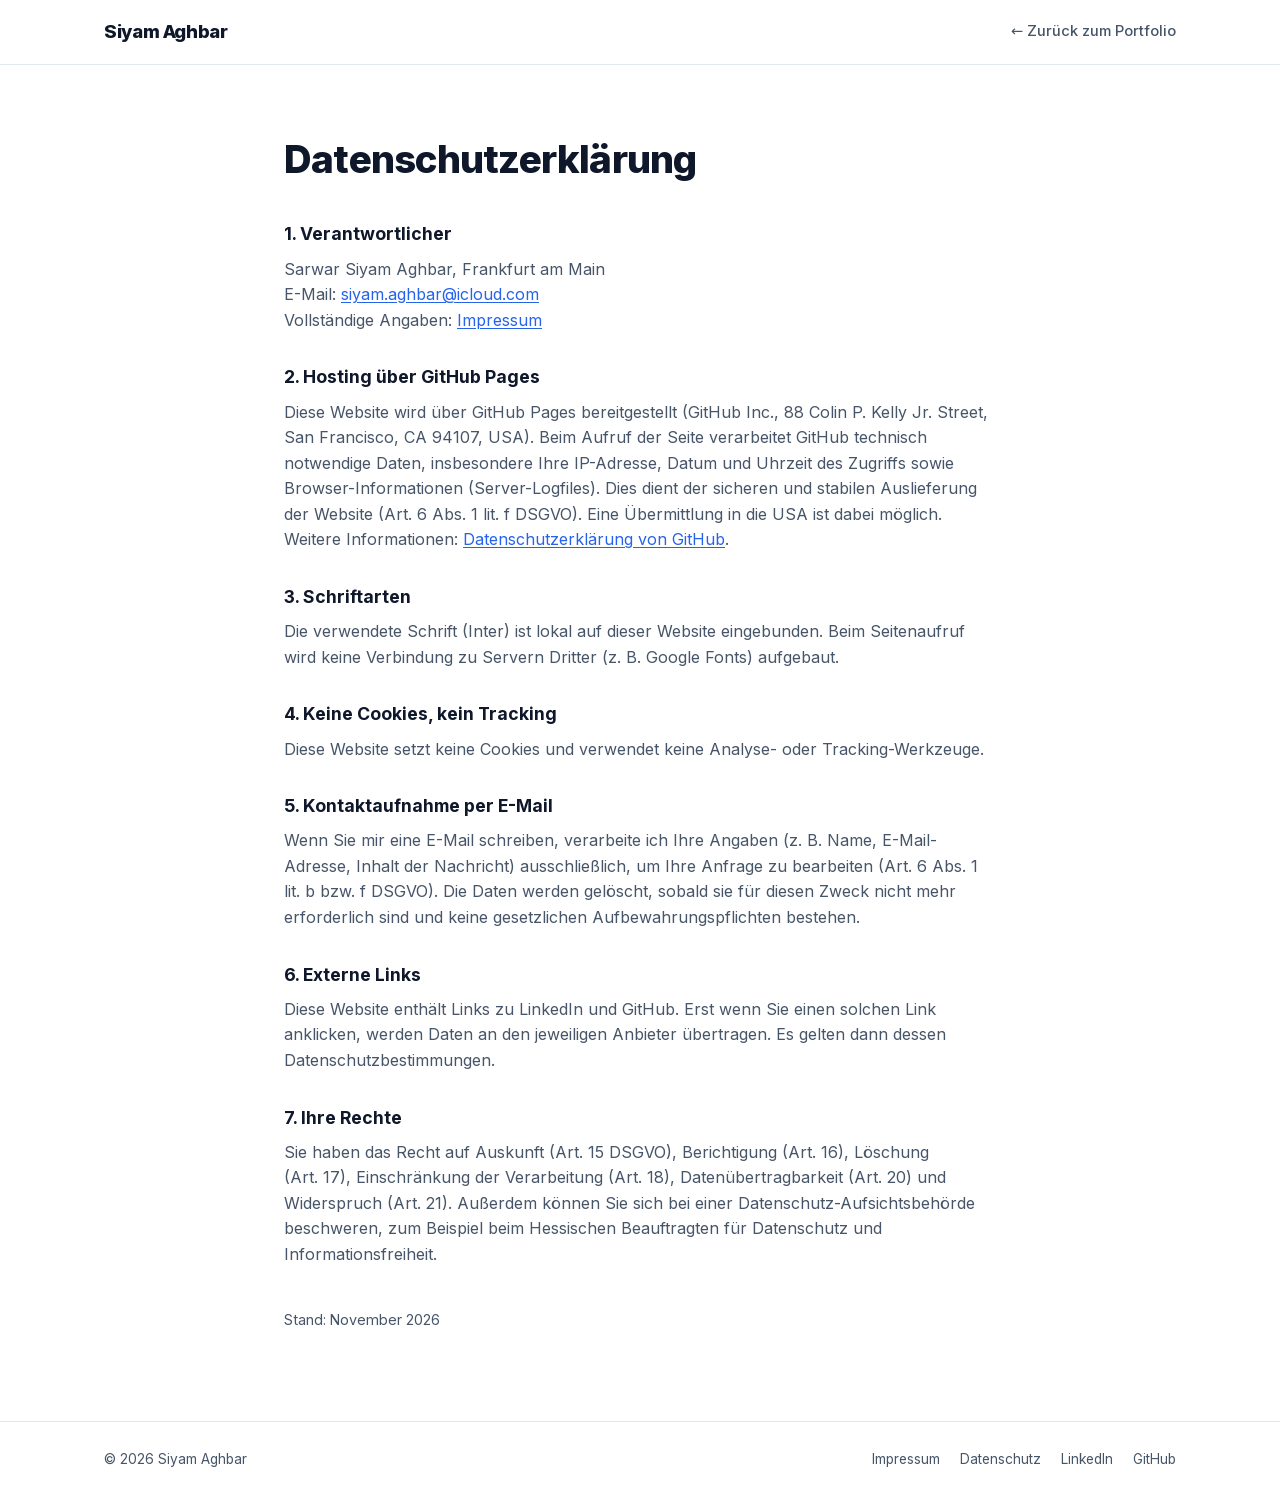
<file: datenschutz.html>
<!doctype html>
<html lang="de">
<head>
  <meta charset="utf-8">
  <meta name="viewport" content="width=device-width, initial-scale=1">
  <title>Datenschutz – Siyam Aghbar</title>
  <meta name="robots" content="noindex">
  <link rel="icon" href="favicon.svg" type="image/svg+xml">
  <link rel="preload" href="fonts/inter-latin-var.woff2" as="font" type="font/woff2" crossorigin>
  <link rel="stylesheet" href="style.css">
</head>
<body>
  <a class="skip-link" href="#inhalt">Zum Inhalt</a>

  <header class="nav">
    <div class="container nav-inner">
      <a href="index.html" class="logo">Siyam Aghbar</a>
      <a href="index.html" class="nav-back">← Zurück zum Portfolio</a>
    </div>
  </header>

  <main id="inhalt" class="legal">
    <div class="container">
      <h1>Datenschutzerklärung</h1>

      <h2>1. Verantwortlicher</h2>
      <p>
        Sarwar Siyam Aghbar, Frankfurt am Main<br>
        E-Mail: <a href="mailto:siyam.aghbar@icloud.com">siyam.aghbar@icloud.com</a><br>
        Vollständige Angaben: <a href="impressum.html">Impressum</a>
      </p>

      <h2>2. Hosting über GitHub Pages</h2>
      <p>
        Diese Website wird über GitHub Pages bereitgestellt (GitHub Inc., 88 Colin P. Kelly Jr. Street,
        San Francisco, CA 94107, USA). Beim Aufruf der Seite verarbeitet GitHub technisch notwendige Daten,
        insbesondere Ihre IP-Adresse, Datum und Uhrzeit des Zugriffs sowie Browser-Informationen
        (Server-Logfiles). Dies dient der sicheren und stabilen Auslieferung der Website
        (Art.&nbsp;6 Abs.&nbsp;1 lit.&nbsp;f DSGVO). Eine Übermittlung in die USA ist dabei möglich.
        Weitere Informationen: <a href="https://docs.github.com/de/site-policy/privacy-policies/github-general-privacy-statement" target="_blank" rel="noopener">Datenschutzerklärung von GitHub</a>.
      </p>

      <h2>3. Schriftarten</h2>
      <p>
        Die verwendete Schrift (Inter) ist lokal auf dieser Website eingebunden.
        Beim Seitenaufruf wird keine Verbindung zu Servern Dritter (z.&nbsp;B. Google Fonts) aufgebaut.
      </p>

      <h2>4. Keine Cookies, kein Tracking</h2>
      <p>
        Diese Website setzt keine Cookies und verwendet keine Analyse- oder Tracking-Werkzeuge.
      </p>

      <h2>5. Kontaktaufnahme per E-Mail</h2>
      <p>
        Wenn Sie mir eine E-Mail schreiben, verarbeite ich Ihre Angaben (z.&nbsp;B. Name, E-Mail-Adresse,
        Inhalt der Nachricht) ausschließlich, um Ihre Anfrage zu bearbeiten
        (Art.&nbsp;6 Abs.&nbsp;1 lit.&nbsp;b bzw. f DSGVO). Die Daten werden gelöscht, sobald sie für diesen
        Zweck nicht mehr erforderlich sind und keine gesetzlichen Aufbewahrungspflichten bestehen.
      </p>

      <h2>6. Externe Links</h2>
      <p>
        Diese Website enthält Links zu LinkedIn und GitHub. Erst wenn Sie einen solchen Link anklicken,
        werden Daten an den jeweiligen Anbieter übertragen. Es gelten dann dessen Datenschutzbestimmungen.
      </p>

      <h2>7. Ihre Rechte</h2>
      <p>
        Sie haben das Recht auf Auskunft (Art.&nbsp;15 DSGVO), Berichtigung (Art.&nbsp;16), Löschung (Art.&nbsp;17),
        Einschränkung der Verarbeitung (Art.&nbsp;18), Datenübertragbarkeit (Art.&nbsp;20) und Widerspruch
        (Art.&nbsp;21). Außerdem können Sie sich bei einer Datenschutz-Aufsichtsbehörde beschweren,
        zum Beispiel beim Hessischen Beauftragten für Datenschutz und Informationsfreiheit.
      </p>

      <p class="legal-date">Stand: November 2026</p>
    </div>
  </main>

  <footer class="footer">
    <div class="container footer-inner">
      <span>© 2026 Siyam Aghbar</span>
      <nav class="footer-links" aria-label="Rechtliches und Profile">
        <a href="impressum.html">Impressum</a>
        <a href="datenschutz.html" aria-current="page">Datenschutz</a>
        <a href="https://www.linkedin.com/in/siyam-aghbar-1a1a46248/" target="_blank" rel="noopener">LinkedIn</a>
        <a href="https://github.com/sarwar-siyam" target="_blank" rel="noopener">GitHub</a>
      </nav>
    </div>
  </footer>
</body>
</html>
</file>
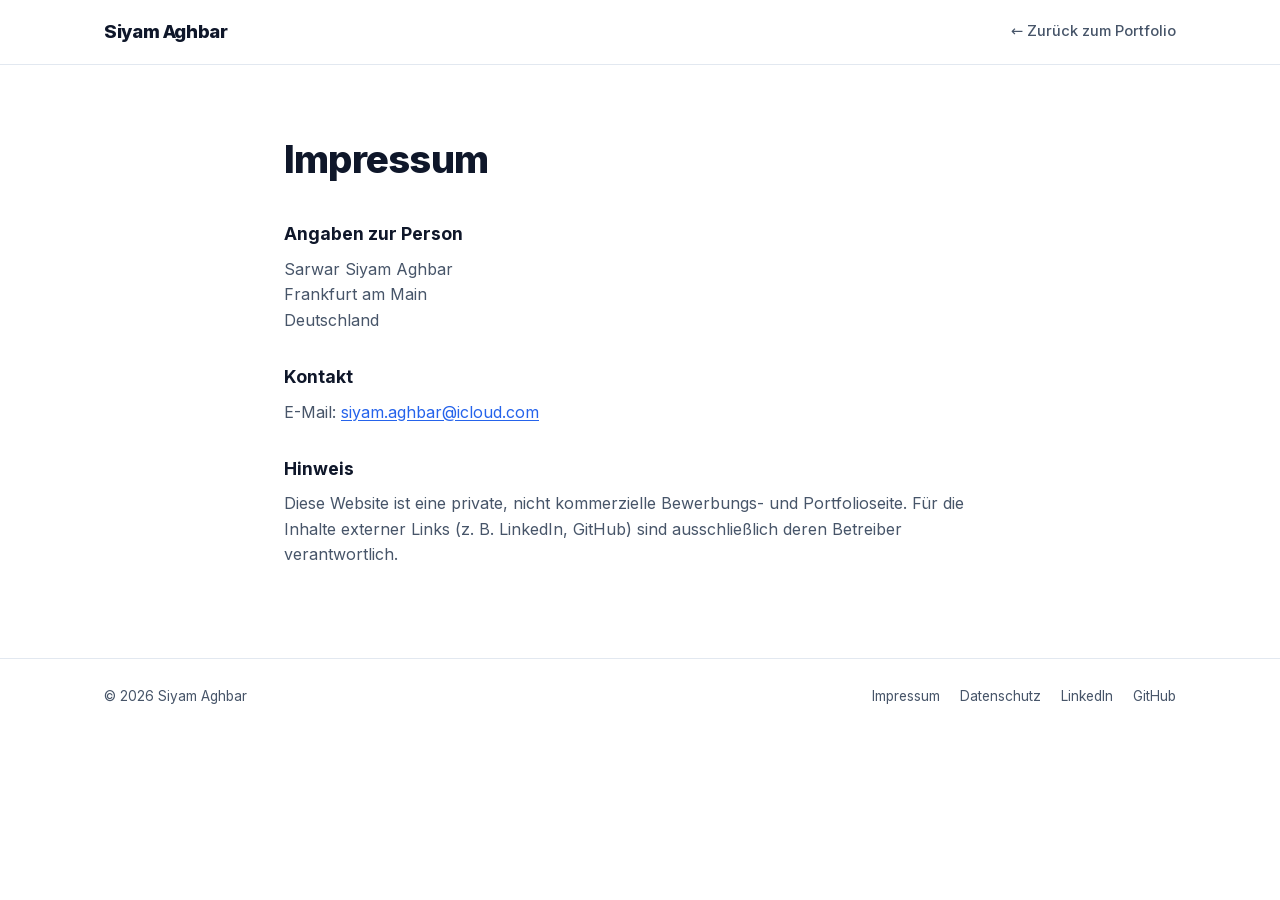
<file: impressum.html>
<!doctype html>
<html lang="de">
<head>
  <meta charset="utf-8">
  <meta name="viewport" content="width=device-width, initial-scale=1">
  <title>Impressum – Siyam Aghbar</title>
  <meta name="robots" content="noindex">
  <link rel="icon" href="favicon.svg" type="image/svg+xml">
  <link rel="preload" href="fonts/inter-latin-var.woff2" as="font" type="font/woff2" crossorigin>
  <link rel="stylesheet" href="style.css">
</head>
<body>
  <a class="skip-link" href="#inhalt">Zum Inhalt</a>

  <header class="nav">
    <div class="container nav-inner">
      <a href="index.html" class="logo">Siyam Aghbar</a>
      <a href="index.html" class="nav-back">← Zurück zum Portfolio</a>
    </div>
  </header>

  <main id="inhalt" class="legal">
    <div class="container">
      <h1>Impressum</h1>

      <h2>Angaben zur Person</h2>
      <p>
        Sarwar Siyam Aghbar<br>
        Frankfurt am Main<br>
        Deutschland
      </p>

      <h2>Kontakt</h2>
      <p>E-Mail: <a href="mailto:siyam.aghbar@icloud.com">siyam.aghbar@icloud.com</a></p>

      <h2>Hinweis</h2>
      <p>
        Diese Website ist eine private, nicht kommerzielle Bewerbungs- und Portfolioseite.
        Für die Inhalte externer Links (z.&nbsp;B. LinkedIn, GitHub) sind ausschließlich deren Betreiber verantwortlich.
      </p>
    </div>
  </main>

  <footer class="footer">
    <div class="container footer-inner">
      <span>© 2026 Siyam Aghbar</span>
      <nav class="footer-links" aria-label="Rechtliches und Profile">
        <a href="impressum.html" aria-current="page">Impressum</a>
        <a href="datenschutz.html">Datenschutz</a>
        <a href="https://www.linkedin.com/in/siyam-aghbar-1a1a46248/" target="_blank" rel="noopener">LinkedIn</a>
        <a href="https://github.com/sarwar-siyam" target="_blank" rel="noopener">GitHub</a>
      </nav>
    </div>
  </footer>
</body>
</html>
</file>
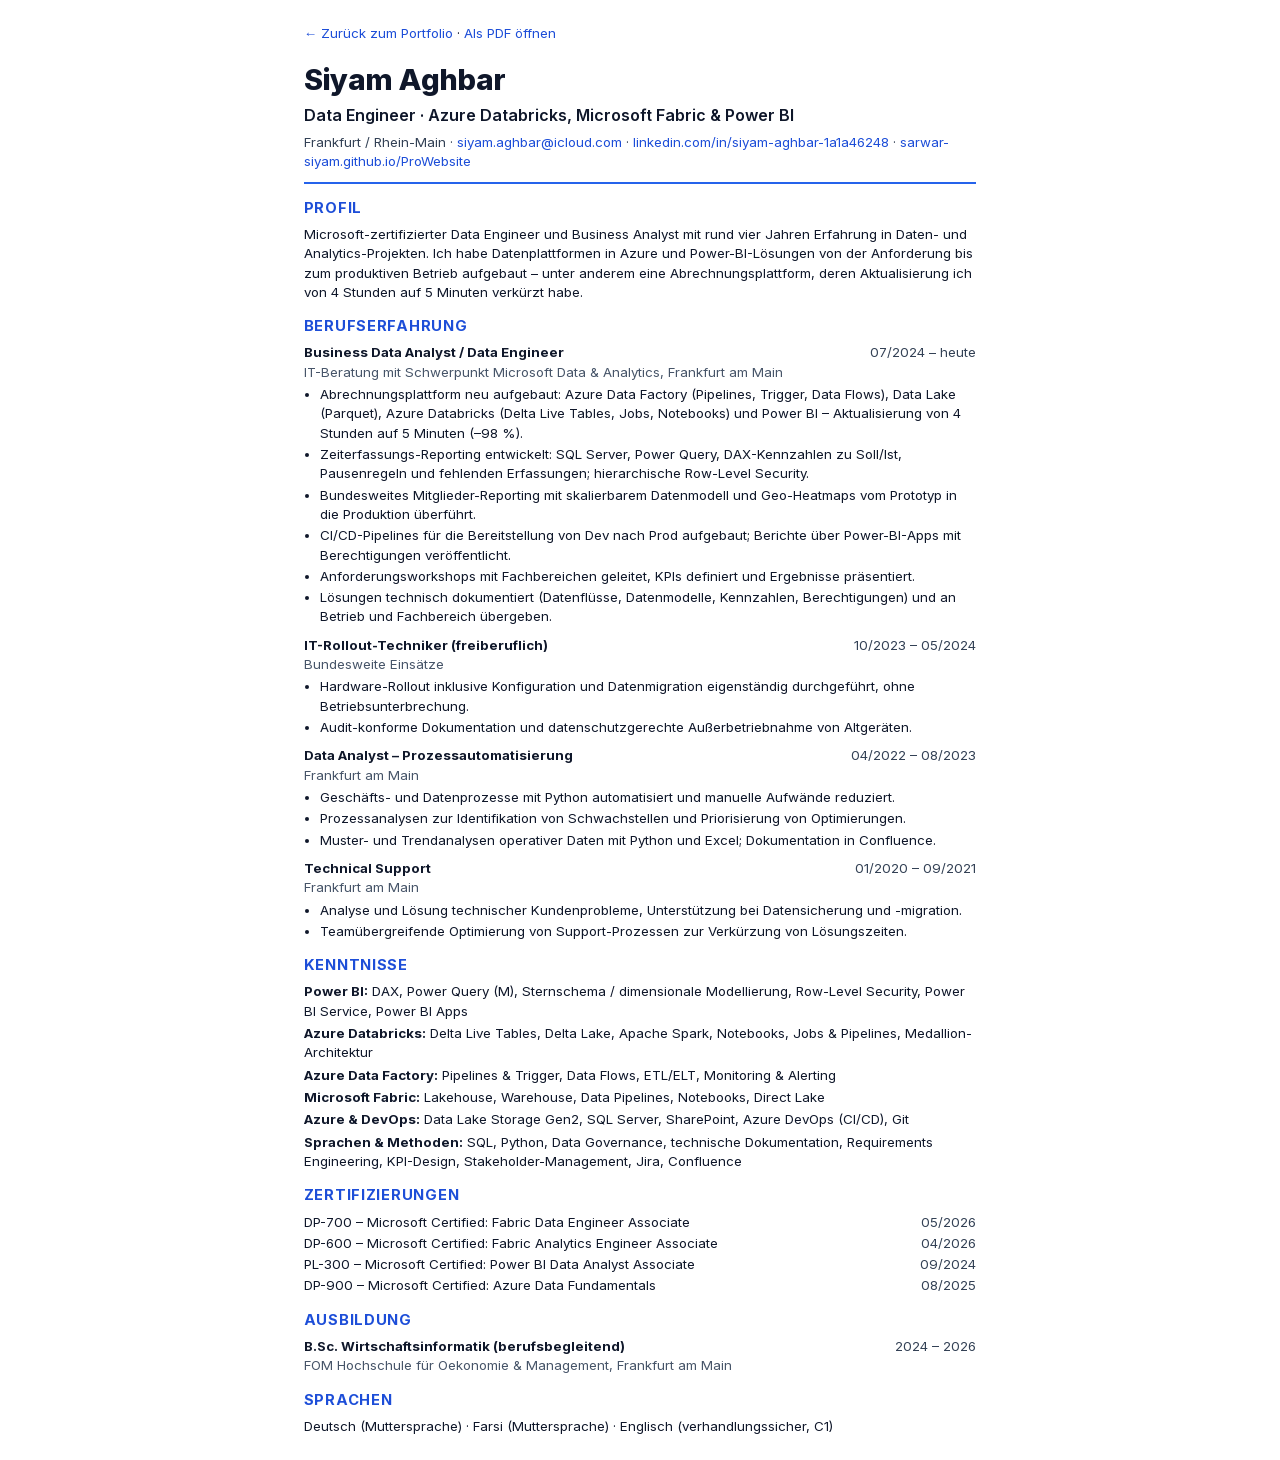
<file: lebenslauf.html>
<!doctype html>
<html lang="de">
<head>
  <meta charset="utf-8">
  <meta name="viewport" content="width=device-width, initial-scale=1">
  <title>Lebenslauf – Siyam Aghbar, Data Engineer</title>
  <meta name="robots" content="noindex">
  <link rel="icon" href="favicon.svg" type="image/svg+xml">
  <style>
    @font-face {
      font-family: "Inter"; font-style: normal; font-weight: 400 800; font-display: swap;
      src: url("fonts/inter-latin-var.woff2") format("woff2");
    }
    @page { size: A4; margin: 16mm 16mm 14mm; }
    * { box-sizing: border-box; margin: 0; padding: 0; }
    body { font-family: "Inter", Arial, sans-serif; color: #0f172a; background: #fff; font-size: 10pt; line-height: 1.45; }
    .page { max-width: 178mm; margin: 0 auto; padding: 24px 0; }
    @media print { .page { padding: 0; } .screen-only { display: none; } }
    a { color: #1d4ed8; text-decoration: none; }
    header { border-bottom: 2px solid #2563eb; padding-bottom: 10px; margin-bottom: 14px; }
    h1 { font-size: 22pt; font-weight: 800; letter-spacing: -0.02em; }
    .role { font-size: 12pt; font-weight: 600; margin-top: 2px; }
    .contact { margin-top: 6px; color: #334155; }
    h2 { font-size: 11pt; font-weight: 700; text-transform: uppercase; letter-spacing: 0.05em; color: #1d4ed8; margin: 14px 0 6px; }
    .entry { margin-bottom: 9px; break-inside: avoid; }
    .entry-head { display: flex; justify-content: space-between; gap: 12px; }
    .entry-head strong { font-weight: 700; }
    .entry-head span { white-space: nowrap; color: #334155; }
    .org { color: #475569; }
    ul { padding-left: 16px; margin-top: 3px; }
    .certs-list { list-style: none; padding-left: 0; }
    .certs-list .entry-head span:first-child { white-space: normal; color: #0f172a; }
    li { margin-bottom: 2px; }
    .skills p { margin-bottom: 3px; }
    .skills b { font-weight: 700; }
    .screen-only { margin-bottom: 16px; font-size: 10pt; }
  </style>
</head>
<body>
  <div class="page">
    <p class="screen-only"><a href="index.html">← Zurück zum Portfolio</a> · <a href="assets/Lebenslauf_Siyam_Aghbar.pdf">Als PDF öffnen</a></p>

    <header>
      <h1>Siyam Aghbar</h1>
      <p class="role">Data Engineer · Azure Databricks, Microsoft Fabric &amp; Power BI</p>
      <p class="contact">
        Frankfurt / Rhein-Main ·
        <a href="mailto:siyam.aghbar@icloud.com">siyam.aghbar@icloud.com</a> ·
        <a href="https://www.linkedin.com/in/siyam-aghbar-1a1a46248/">linkedin.com/in/siyam-aghbar-1a1a46248</a> ·
        <a href="https://sarwar-siyam.github.io/ProWebsite/">sarwar-siyam.github.io/ProWebsite</a>
      </p>
    </header>

    <section>
      <h2>Profil</h2>
      <p>
        Microsoft-zertifizierter Data Engineer und Business Analyst mit rund vier Jahren Erfahrung in Daten- und Analytics-Projekten.
        Ich habe Datenplattformen in Azure und Power-BI-Lösungen von der Anforderung bis zum produktiven Betrieb aufgebaut –
        unter anderem eine Abrechnungsplattform, deren Aktualisierung ich von 4 Stunden auf 5 Minuten verkürzt habe.
      </p>
    </section>

    <section>
      <h2>Berufserfahrung</h2>

      <div class="entry">
        <div class="entry-head"><strong>Business Data Analyst / Data Engineer</strong><span>07/2024 – heute</span></div>
        <p class="org">IT-Beratung mit Schwerpunkt Microsoft Data &amp; Analytics, Frankfurt am Main</p>
        <ul>
          <li>Abrechnungsplattform neu aufgebaut: Azure Data Factory (Pipelines, Trigger, Data Flows), Data Lake (Parquet), Azure Databricks (Delta Live Tables, Jobs, Notebooks) und Power BI – Aktualisierung von 4 Stunden auf 5 Minuten (–98 %).</li>
          <li>Zeiterfassungs-Reporting entwickelt: SQL Server, Power Query, DAX-Kennzahlen zu Soll/Ist, Pausenregeln und fehlenden Erfassungen; hierarchische Row-Level Security.</li>
          <li>Bundesweites Mitglieder-Reporting mit skalierbarem Datenmodell und Geo-Heatmaps vom Prototyp in die Produktion überführt.</li>
          <li>CI/CD-Pipelines für die Bereitstellung von Dev nach Prod aufgebaut; Berichte über Power-BI-Apps mit Berechtigungen veröffentlicht.</li>
          <li>Anforderungsworkshops mit Fachbereichen geleitet, KPIs definiert und Ergebnisse präsentiert.</li>
          <li>Lösungen technisch dokumentiert (Datenflüsse, Datenmodelle, Kennzahlen, Berechtigungen) und an Betrieb und Fachbereich übergeben.</li>
        </ul>
      </div>

      <div class="entry">
        <div class="entry-head"><strong>IT-Rollout-Techniker (freiberuflich)</strong><span>10/2023 – 05/2024</span></div>
        <p class="org">Bundesweite Einsätze</p>
        <ul>
          <li>Hardware-Rollout inklusive Konfiguration und Datenmigration eigenständig durchgeführt, ohne Betriebsunterbrechung.</li>
          <li>Audit-konforme Dokumentation und datenschutzgerechte Außerbetriebnahme von Altgeräten.</li>
        </ul>
      </div>

      <div class="entry">
        <div class="entry-head"><strong>Data Analyst – Prozessautomatisierung</strong><span>04/2022 – 08/2023</span></div>
        <p class="org">Frankfurt am Main</p>
        <ul>
          <li>Geschäfts- und Datenprozesse mit Python automatisiert und manuelle Aufwände reduziert.</li>
          <li>Prozessanalysen zur Identifikation von Schwachstellen und Priorisierung von Optimierungen.</li>
          <li>Muster- und Trendanalysen operativer Daten mit Python und Excel; Dokumentation in Confluence.</li>
        </ul>
      </div>

      <div class="entry">
        <div class="entry-head"><strong>Technical Support</strong><span>01/2020 – 09/2021</span></div>
        <p class="org">Frankfurt am Main</p>
        <ul>
          <li>Analyse und Lösung technischer Kundenprobleme, Unterstützung bei Datensicherung und -migration.</li>
          <li>Teamübergreifende Optimierung von Support-Prozessen zur Verkürzung von Lösungszeiten.</li>
        </ul>
      </div>
    </section>

    <section class="skills">
      <h2>Kenntnisse</h2>
      <p><b>Power BI:</b> DAX, Power Query (M), Sternschema / dimensionale Modellierung, Row-Level Security, Power BI Service, Power BI Apps</p>
      <p><b>Azure Databricks:</b> Delta Live Tables, Delta Lake, Apache Spark, Notebooks, Jobs &amp; Pipelines, Medallion-Architektur</p>
      <p><b>Azure Data Factory:</b> Pipelines &amp; Trigger, Data Flows, ETL/ELT, Monitoring &amp; Alerting</p>
      <p><b>Microsoft Fabric:</b> Lakehouse, Warehouse, Data Pipelines, Notebooks, Direct Lake</p>
      <p><b>Azure &amp; DevOps:</b> Data Lake Storage Gen2, SQL Server, SharePoint, Azure DevOps (CI/CD), Git</p>
      <p><b>Sprachen &amp; Methoden:</b> SQL, Python, Data Governance, technische Dokumentation, Requirements Engineering, KPI-Design, Stakeholder-Management, Jira, Confluence</p>
    </section>

    <section>
      <h2>Zertifizierungen</h2>
      <ul class="certs-list">
        <li><div class="entry-head"><span>DP-700 – Microsoft Certified: Fabric Data Engineer Associate</span><span>05/2026</span></div></li>
        <li><div class="entry-head"><span>DP-600 – Microsoft Certified: Fabric Analytics Engineer Associate</span><span>04/2026</span></div></li>
        <li><div class="entry-head"><span>PL-300 – Microsoft Certified: Power BI Data Analyst Associate</span><span>09/2024</span></div></li>
        <li><div class="entry-head"><span>DP-900 – Microsoft Certified: Azure Data Fundamentals</span><span>08/2025</span></div></li>
      </ul>
    </section>

    <section>
      <h2>Ausbildung</h2>
      <div class="entry">
        <div class="entry-head"><strong>B.Sc. Wirtschaftsinformatik (berufsbegleitend)</strong><span>2024 – 2026</span></div>
        <p class="org">FOM Hochschule für Oekonomie &amp; Management, Frankfurt am Main</p>
      </div>
    </section>

    <section>
      <h2>Sprachen</h2>
      <p>Deutsch (Muttersprache) · Farsi (Muttersprache) · Englisch (verhandlungssicher, C1)</p>
    </section>
  </div>
</body>
</html>
</file>
<file: style.css>
/* =============================================================================
   Siyam Aghbar – Portfolio
   1. Schrift & Variablen   2. Basis   3. Navigation   4. Hero   5. Zertifikate
   6. Abschnitte & Karten   7. Erfahrung   8. Projekte   9. Skills & Ausbildung
   10. Arbeitsweise, Über mich, Kontakt   11. Footer & Rechtliches
   12. Barrierefreiheit   13. Responsive
   ============================================================================= */

/* 1. Schrift & Variablen ------------------------------------------------------ */
/* Inter (Variable Font, Latin-Subset), lokal gehostet – Lizenz: fonts/OFL.txt */
@font-face {
  font-family: "Inter";
  font-style: normal;
  font-weight: 400 800;
  font-display: swap;
  src: url("fonts/inter-latin-var.woff2") format("woff2");
}

:root {
  --bg: #ffffff;
  --bg-alt: #f5f7fa;
  --text: #0f172a;
  --muted: #475569;
  --border: #e2e8f0;
  --accent: #2563eb;
  --accent-soft: #eff4ff;
  --on-accent: #ffffff;
  --card: #ffffff;
  --card-alt: #ffffff;
  --radius: 14px;
}

@media (prefers-color-scheme: dark) {
  :root {
    --bg: #0b1120;
    --bg-alt: #111827;
    --text: #e5e7eb;
    --muted: #9ca3af;
    --border: #1f2937;
    --accent: #60a5fa;
    --accent-soft: #172554;
    --on-accent: #0b1120;
    --card: #111827;
    --card-alt: #0b1120;
  }
}

/* 2. Basis -------------------------------------------------------------------- */
* { box-sizing: border-box; margin: 0; padding: 0; }
html { scroll-behavior: smooth; scroll-padding-top: 76px; }
body {
  font-family: "Inter", system-ui, -apple-system, sans-serif;
  background: var(--bg);
  color: var(--text);
  line-height: 1.6;
  -webkit-font-smoothing: antialiased;
}
a { color: inherit; text-decoration: none; }
img { max-width: 100%; height: auto; display: block; }
.container { max-width: 1120px; margin: 0 auto; padding: 0 24px; }

.btn {
  display: inline-flex; align-items: center; justify-content: center;
  padding: 12px 22px; border-radius: 10px; font-weight: 600; font-size: 0.95rem;
  transition: transform .15s, background .2s, border-color .2s;
}
.btn:hover { transform: translateY(-1px); }
.btn-primary { background: var(--accent); color: var(--on-accent); }
.btn-ghost { border: 1px solid var(--border); }
.btn-ghost:hover { border-color: var(--accent); }
.btn-sm { padding: 8px 14px; font-size: 0.88rem; }
.text-link { font-weight: 600; color: var(--accent); }
.text-link:hover { text-decoration: underline; text-underline-offset: 3px; }

/* sichtbare Platzhalter */
.todo-note, .todo-inline, .cert-link {
  background: #fff7d6; color: #6b4e00; border: 1px dashed #d4a017; border-radius: 8px;
}
.todo-note { margin-top: 14px; padding: 8px 12px; font-size: 0.85rem; }
.todo-inline { display: inline-block; margin-top: 6px; padding: 2px 8px; font-size: 0.82rem; }

/* 3. Navigation ------------------------------------------------------------- */
.nav {
  position: sticky; top: 0; z-index: 10;
  background: color-mix(in srgb, var(--bg) 88%, transparent);
  backdrop-filter: blur(10px);
  border-bottom: 1px solid var(--border);
}
.nav-inner { display: flex; align-items: center; justify-content: space-between; height: 64px; gap: 16px; }
.logo { font-weight: 800; font-size: 1.15rem; letter-spacing: -0.02em; }
.nav-menu { display: flex; gap: 26px; align-items: center; }
.nav-menu a:not(.btn) { font-size: 0.92rem; font-weight: 500; color: var(--muted); transition: color .2s; }
.nav-menu a:not(.btn):hover { color: var(--text); }
.nav-toggle { display: none; }

/* 4. Hero ------------------------------------------------------------------- */
.hero { padding: 88px 0 72px; }
.hero-grid { display: grid; grid-template-columns: minmax(0, 1.55fr) minmax(0, 1fr); gap: 48px; align-items: start; }
.eyebrow {
  display: inline-block; font-size: 0.85rem; font-weight: 600;
  color: var(--accent); background: var(--accent-soft);
  padding: 6px 14px; border-radius: 999px; margin-bottom: 20px;
}
.hero h1 { font-size: clamp(2.5rem, 6vw, 4rem); font-weight: 800; letter-spacing: -0.03em; line-height: 1.05; }
.role { font-size: clamp(1.15rem, 2.4vw, 1.45rem); font-weight: 600; margin-top: 12px; }
.lead { font-size: 1.1rem; color: var(--muted); max-width: 640px; margin-top: 18px; }
.hero-actions { display: flex; gap: 12px 18px; flex-wrap: wrap; align-items: center; margin-top: 28px; }

.stats { list-style: none; display: grid; grid-template-columns: repeat(3, 1fr); gap: 16px; margin-top: 44px; }
.stats li { border-left: 3px solid var(--accent); padding-left: 14px; }
.stats strong { display: block; font-size: 1.7rem; font-weight: 800; letter-spacing: -0.02em; }
.stats span { font-size: 0.86rem; color: var(--muted); }

.hero-side { display: grid; gap: 20px; }
.portrait { border-radius: var(--radius); border: 1px solid var(--border); }
.glance { background: var(--bg-alt); border: 1px solid var(--border); border-radius: var(--radius); padding: 24px; }
.glance-title { font-size: 0.8rem; text-transform: uppercase; letter-spacing: 0.06em; color: var(--muted); margin-bottom: 14px; }
.glance dl { display: grid; gap: 12px; }
.glance dt { font-size: 0.8rem; color: var(--muted); }
.glance dd { font-weight: 600; font-size: 0.95rem; }

/* 5. Zertifikatsleiste -------------------------------------------------------- */
.cert-bar { border-top: 1px solid var(--border); border-bottom: 1px solid var(--border); background: var(--bg-alt); padding: 22px 0; }
.cert-list { list-style: none; display: flex; flex-wrap: wrap; gap: 12px; }
.cert-badge {
  display: flex; align-items: center; gap: 10px;
  background: var(--card); border: 1px solid var(--border); border-radius: 10px;
  padding: 10px 14px; font-size: 0.86rem; color: var(--muted); transition: border-color .2s;
}
.cert-badge:hover { border-color: var(--accent); }
.cert-badge .code { font-weight: 800; color: var(--text); }
.cert-badge.minor { opacity: .8; font-size: 0.8rem; }

/* 6. Abschnitte & Karten ------------------------------------------------------ */
.section { padding: 84px 0; }
.section.alt { background: var(--bg-alt); }
.section-title { font-size: clamp(1.7rem, 3.5vw, 2.2rem); font-weight: 800; letter-spacing: -0.02em; margin-bottom: 10px; }
.section-intro { color: var(--muted); max-width: 640px; margin-bottom: 36px; }
.sub-title { font-size: 1.15rem; margin-bottom: 8px; }

.cards { display: grid; gap: 20px; }
.cards.three { grid-template-columns: repeat(3, 1fr); }
.cards.two { grid-template-columns: repeat(2, 1fr); }
.card { background: var(--card); border: 1px solid var(--border); border-radius: var(--radius); padding: 26px; }
.section.alt .card { background: var(--card-alt); }
.card h3 { font-size: 1.08rem; margin-bottom: 8px; }
.card p { color: var(--muted); font-size: 0.95rem; }

.icon { width: 44px; height: 44px; border-radius: 10px; background: var(--accent-soft); display: grid; place-items: center; margin-bottom: 16px; }
.icon svg { width: 22px; height: 22px; fill: none; stroke: var(--accent); stroke-width: 2; stroke-linecap: round; stroke-linejoin: round; }

.strength { display: flex; flex-direction: column; }
.strength p { flex: 1; margin-bottom: 14px; }
.proof { font-size: 0.9rem; font-weight: 600; color: var(--accent); margin-top: 4px; }
.proof:hover { text-decoration: underline; text-underline-offset: 3px; }

.tags { list-style: none; display: flex; flex-wrap: wrap; gap: 6px; }
.tags li { font-size: 0.75rem; font-weight: 600; color: var(--accent); background: var(--accent-soft); padding: 3px 10px; border-radius: 999px; }

/* 7. Berufserfahrung (Timeline) ------------------------------------------------ */
.timeline { list-style: none; border-left: 2px solid var(--border); margin-left: 6px; }
.timeline > li { position: relative; padding: 0 0 40px 30px; }
.timeline > li:last-child { padding-bottom: 0; }
.timeline > li::before {
  content: ""; position: absolute; left: -7px; top: 7px; width: 12px; height: 12px; border-radius: 50%;
  background: var(--accent); box-shadow: 0 0 0 4px var(--bg-alt);
}
.tl-head { display: flex; justify-content: space-between; align-items: baseline; gap: 6px 16px; flex-wrap: wrap; }
.tl-head h3 { font-size: 1.12rem; }
.tl-date { font-size: 0.88rem; font-weight: 600; color: var(--accent); white-space: nowrap; }
.tl-org { color: var(--muted); font-size: 0.92rem; margin: 2px 0 10px; }
.timeline ul { padding-left: 18px; color: var(--muted); }
.timeline ul li { margin-bottom: 5px; }

/* 8. Projekte ----------------------------------------------------------------- */
.case { background: var(--card); border: 1px solid var(--border); border-radius: var(--radius); padding: 30px; margin-bottom: 24px; }
.case-meta { font-size: 0.8rem; font-weight: 600; color: var(--accent); text-transform: uppercase; letter-spacing: 0.05em; }
.case-head h3 { font-size: 1.3rem; margin: 6px 0 20px; letter-spacing: -0.01em; }
.case-body { display: grid; grid-template-columns: minmax(0, 1fr) minmax(0, 1.7fr); gap: 28px; margin-bottom: 18px; }
.result { background: var(--accent-soft); border-radius: 12px; padding: 20px; align-self: start; }
.result-number { font-size: 2.1rem; font-weight: 800; letter-spacing: -0.02em; color: var(--accent); line-height: 1.15; margin-bottom: 6px; }
.result p:not(.result-number):not(.todo-inline) { font-size: 0.95rem; }
.contribution h4 { font-size: 0.8rem; text-transform: uppercase; letter-spacing: 0.06em; color: var(--muted); margin-bottom: 8px; }
.contribution ul { padding-left: 18px; display: grid; gap: 6px; font-size: 0.95rem; }
.case-compact .contribution { margin-bottom: 18px; }
.case details { margin-bottom: 18px; border-top: 1px solid var(--border); padding-top: 12px; }
.case summary { cursor: pointer; font-weight: 600; font-size: 0.92rem; color: var(--accent); }
.case details p { color: var(--muted); font-size: 0.95rem; margin-top: 8px; max-width: 760px; }
.shot { margin-bottom: 18px; }
.shot img { aspect-ratio: 16 / 10; object-fit: cover; border-radius: 10px; border: 1px solid var(--border); }
.shot figcaption { font-size: 0.82rem; color: var(--muted); margin-top: 6px; }

.flow { display: flex; align-items: stretch; gap: 26px; margin-bottom: 24px; flex-wrap: wrap; }
.flow-step {
  position: relative; flex: 1 1 0; min-width: 120px;
  border: 1px solid var(--border); border-radius: 10px; padding: 12px 14px;
  background: var(--bg-alt); font-size: 0.85rem;
}
.flow-step strong { display: block; font-size: 0.93rem; }
.flow-step span { color: var(--muted); }
.flow-step:not(:last-child)::after {
  content: "→"; position: absolute; right: -20px; top: 50%; transform: translateY(-50%);
  color: var(--muted); font-weight: 700;
}
.flow-step.bronze { border-top: 3px solid #b0753c; }
.flow-step.silver { border-top: 3px solid #94a3b8; }
.flow-step.gold   { border-top: 3px solid #d4a017; }

.own-projects { margin-top: 48px; padding-top: 32px; border-top: 1px solid var(--border); }
.own-projects p { color: var(--muted); margin-bottom: 8px; }

/* 9. Skills & Ausbildung -------------------------------------------------------- */
.stack { display: grid; grid-template-columns: repeat(3, 1fr); gap: 20px; }
.stack-item { background: var(--card-alt); border: 1px solid var(--border); border-radius: var(--radius); padding: 22px; display: flex; flex-direction: column; }
.stack-item h3 { font-size: 1.02rem; margin-bottom: 12px; }
.chips { list-style: none; display: flex; flex-wrap: wrap; gap: 8px; flex: 1; align-content: flex-start; }
.chips li { font-size: 0.84rem; padding: 4px 11px; border: 1px solid var(--border); border-radius: 8px; background: var(--bg-alt); }
.stack-proof { font-size: 0.82rem; color: var(--muted); margin-top: 14px; }
.stack-proof a { color: var(--accent); font-weight: 600; }

.edu-grid { display: grid; grid-template-columns: minmax(0, 1fr) minmax(0, 2fr); gap: 20px; align-items: start; }
.certs { display: grid; grid-template-columns: repeat(2, 1fr); gap: 14px; }
.cert { display: flex; flex-direction: column; gap: 4px; background: var(--card); border: 1px solid var(--border); border-radius: var(--radius); padding: 16px; font-size: 0.88rem; color: var(--muted); }
.cert .code { font-weight: 800; font-size: 1.05rem; color: var(--text); }
.cert-link { align-self: flex-start; margin-top: 4px; padding: 1px 8px; font-size: 0.78rem; }

/* 10. Arbeitsweise, Über mich, Kontakt -------------------------------------------- */
.steps { list-style: none; display: grid; grid-template-columns: repeat(4, 1fr); gap: 20px; }
.steps li { background: var(--card-alt); border: 1px solid var(--border); border-radius: var(--radius); padding: 22px; }
.steps .num { font-size: 1.5rem; font-weight: 800; color: var(--accent); }
.steps h3 { font-size: 1.02rem; margin: 4px 0 8px; }
.steps p { font-size: 0.92rem; color: var(--muted); }

.about p { max-width: 720px; color: var(--muted); margin-bottom: 14px; font-size: 1.02rem; }

.contact { text-align: center; }
.contact .section-intro { margin-left: auto; margin-right: auto; }
.contact-links { display: flex; gap: 12px; justify-content: center; flex-wrap: wrap; }
.location { margin-top: 22px; color: var(--muted); font-size: 0.9rem; }

/* 11. Footer & rechtliche Seiten ------------------------------------------------- */
.footer { border-top: 1px solid var(--border); padding: 26px 0; font-size: 0.86rem; color: var(--muted); }
.footer-inner { display: flex; justify-content: space-between; align-items: center; gap: 16px; flex-wrap: wrap; }
.footer-links { display: flex; gap: 20px; flex-wrap: wrap; }
.footer-links a:hover { color: var(--text); }
.nav-back { font-size: 0.92rem; font-weight: 500; color: var(--muted); }
.legal { padding: 64px 0 90px; }
.legal .container { max-width: 760px; }
.legal h1 { font-size: clamp(1.8rem, 4vw, 2.4rem); font-weight: 800; letter-spacing: -0.02em; margin-bottom: 20px; }
.legal h2 { font-size: 1.1rem; margin: 30px 0 8px; }
.legal p { color: var(--muted); }
.legal p.todo-note { color: #6b4e00; }
.legal a { color: var(--accent); text-decoration: underline; text-underline-offset: 2px; }
.legal-date { margin-top: 40px; font-size: 0.9rem; }

/* 12. Barrierefreiheit -------------------------------------------------------- */
.visually-hidden {
  position: absolute !important; width: 1px; height: 1px; overflow: hidden;
  clip: rect(0 0 0 0); clip-path: inset(50%); white-space: nowrap;
}
.skip-link { position: absolute; left: -9999px; top: 8px; z-index: 100; background: var(--accent); color: var(--on-accent); padding: 8px 14px; border-radius: 8px; font-weight: 600; }
.skip-link:focus { left: 8px; }

:focus-visible { outline: 3px solid var(--accent); outline-offset: 3px; border-radius: 6px; }
.btn:focus-visible { outline-offset: 2px; }
summary:focus-visible { outline-offset: 4px; }

@media (prefers-reduced-motion: reduce) {
  html { scroll-behavior: auto; }
  *, *::before, *::after { transition: none !important; animation: none !important; }
  .btn:hover { transform: none; }
}

/* 13. Responsive -------------------------------------------------------------- */
@media (max-width: 960px) {
  .hero-grid { grid-template-columns: 1fr; gap: 32px; }
  .cards.three, .stack { grid-template-columns: 1fr 1fr; }
  .cards.three > :last-child:nth-child(odd) { grid-column: 1 / -1; }
  .steps { grid-template-columns: 1fr 1fr; }
  .case-body, .edu-grid { grid-template-columns: 1fr; gap: 18px; }
}

@media (max-width: 820px) {
  .nav-toggle {
    display: inline-flex; align-items: center; justify-content: center;
    width: 42px; height: 42px; border: 1px solid var(--border); border-radius: 10px;
    background: transparent; color: var(--text); cursor: pointer;
  }
  .nav-toggle-bar, .nav-toggle-bar::before, .nav-toggle-bar::after {
    display: block; width: 18px; height: 2px; background: currentColor; border-radius: 2px; position: relative;
  }
  .nav-toggle-bar::before, .nav-toggle-bar::after { content: ""; position: absolute; left: 0; }
  .nav-toggle-bar::before { top: -6px; }
  .nav-toggle-bar::after { top: 6px; }
  .nav-menu {
    display: none; position: absolute; top: 64px; left: 0; right: 0;
    flex-direction: column; align-items: stretch; gap: 0;
    background: var(--bg); border-bottom: 1px solid var(--border); padding: 8px 24px 18px;
  }
  .nav-menu.open { display: flex; }
  .nav-menu a:not(.btn) { padding: 12px 0; border-bottom: 1px solid var(--border); font-size: 1rem; }
  .nav-menu .nav-cv { margin-top: 14px; }
}

@media (max-width: 640px) {
  .container { padding: 0 16px; }
  .hero { padding: 48px 0 52px; }
  .stats { grid-template-columns: 1fr; gap: 16px; margin-top: 32px; }
  .cards.three, .cards.two, .stack, .steps, .certs { grid-template-columns: 1fr; }
  .section { padding: 60px 0; }
  .card, .case { padding: 22px; }
  .case-head h3 { font-size: 1.15rem; }
  .flow { flex-direction: column; gap: 22px; }
  .flow-step:not(:last-child)::after { content: "↓"; right: auto; left: 50%; top: auto; bottom: -21px; transform: translateX(-50%); }
  .hero-actions .btn { width: 100%; }
  .nav-menu { padding: 8px 16px 18px; }
}

/* Zertifikate: Jahr, Verifizierung */
.cert-badge .code, .cert-year { white-space: nowrap; }
.cert-year { font-size: 0.78rem; font-weight: 600; color: var(--muted); border-left: 1px solid var(--border); padding-left: 10px; }
.cert-date { font-size: 0.82rem; }
</file>
